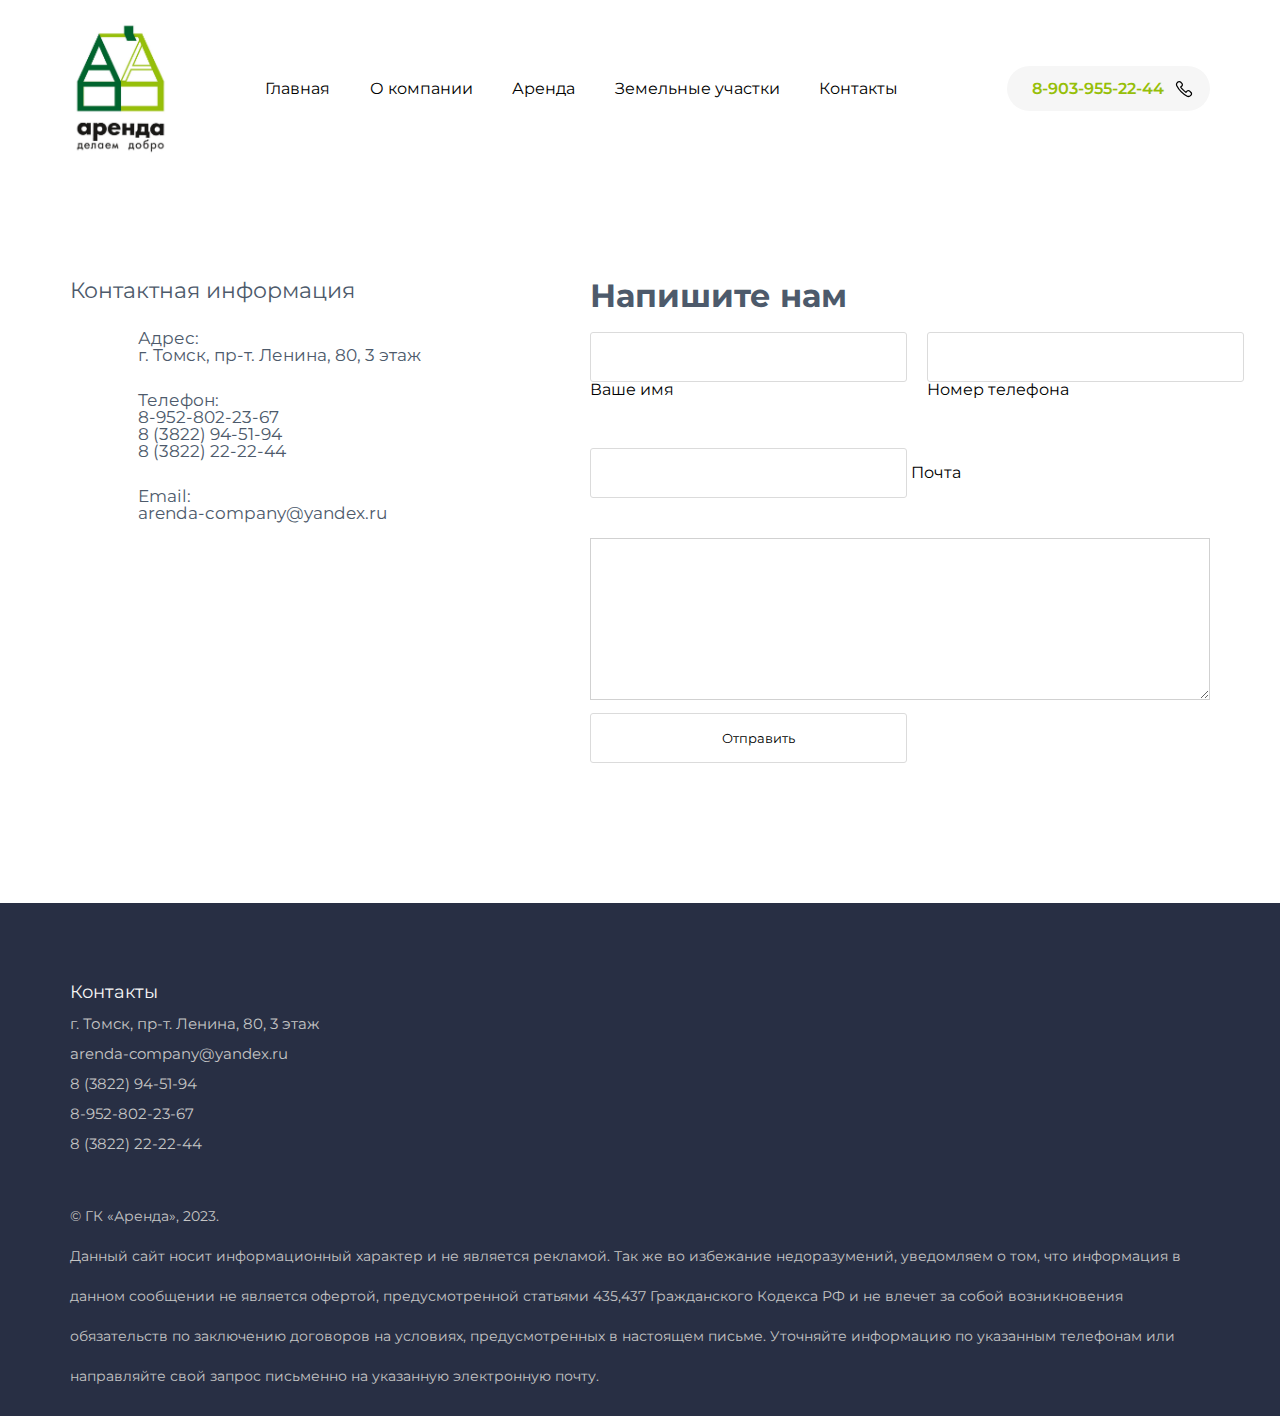
<file: about.html>
<!DOCTYPE html>
<html lang="ru">
<head>
    <meta charset="UTF-8">
    <meta name="viewport" content="width=device-width, initial-scale=1.0">
    <link rel="preconnect" href="https://fonts.googleapis.com">
    <link rel="preconnect" href="https://fonts.gstatic.com" crossorigin>
    <link href="https://fonts.googleapis.com/css2?family=Montserrat:wght@400;500;600;700&display=swap" rel="stylesheet">
    <link rel="stylesheet" href="./style/index.css">
    <title>Контакты</title>
</head>
<body>
    <header class="header__main header-not-vh">
        <div class="container">
            <nav class="header__main-content">
                <a class="header__logo" href="index.html">
                    <img width="100" src="./media/logo.png" alt="Логотип">
                </a>
                <ul class="header__menu">
                    <li class="header__li"><a href="./index.html">Главная</a></li>
                    <li class="header__li"><a href="/contacts.html">О компании</a></li>
                    <li class="header__li"><a href="./rent.html">Аренда</a></li>
                    <li class="header__li"><a href="/place.html">Земельные участки</a></li>
                    <li class="header__li"><a href="/about.html">Контакты</a></li>
                    <li class="telephone-main">
                        <a style="color: #96BF09;" class="tel-blink" href="https://wa.clck.bar/79039552244">8-903-955-22-44</a>
                        <svg class="header__svg" width="20px" height="20px" viewBox="0 0 24 24" fill="none" xmlns="http://www.w3.org/2000/svg">
                            <path d="M14.3308 15.9402L15.6608 14.6101C15.8655 14.403 16.1092 14.2384 16.3778 14.1262C16.6465 14.014 16.9347 13.9563 17.2258 13.9563C17.517 13.9563 17.8052 14.014 18.0739 14.1262C18.3425 14.2384 18.5862 14.403 18.7908 14.6101L20.3508 16.1702C20.5579 16.3748 20.7224 16.6183 20.8346 16.887C20.9468 17.1556 21.0046 17.444 21.0046 17.7351C21.0046 18.0263 20.9468 18.3146 20.8346 18.5833C20.7224 18.8519 20.5579 19.0954 20.3508 19.3L19.6408 20.02C19.1516 20.514 18.5189 20.841 17.8329 20.9541C17.1469 21.0672 16.4427 20.9609 15.8208 20.6501C10.4691 17.8952 6.11008 13.5396 3.35083 8.19019C3.03976 7.56761 2.93414 6.86242 3.04914 6.17603C3.16414 5.48963 3.49384 4.85731 3.99085 4.37012L4.70081 3.65015C5.11674 3.23673 5.67937 3.00464 6.26581 3.00464C6.85225 3.00464 7.41488 3.23673 7.83081 3.65015L9.40082 5.22021C9.81424 5.63615 10.0463 6.19871 10.0463 6.78516C10.0463 7.3716 9.81424 7.93416 9.40082 8.3501L8.0708 9.68018C8.95021 10.8697 9.91617 11.9926 10.9608 13.04C11.9994 14.0804 13.116 15.04 14.3008 15.9102L14.3308 15.9402Z" stroke="#000000" stroke-width="1.5" stroke-linecap="round" stroke-linejoin="round"/>
                        </svg>
                    </li>
                </ul>
            </nav>
        </div>
    </header>
    <div class="contacts">
        <div class="container">
            <div class="contacts__blocks">
                <div class="contacts__info">
                    <h3>Контактная информация</h3>
                    <div class="contacts__info-block">
                        <div class="contacts__info-img"></div>
                        <div class="contacts__info-texts">
                            <h4>Адрес:</h4>
                            <p>г. Томск, пр-т. Ленина, 80, 3 этаж</p>
                        </div>
                    </div>
                    <div class="contacts__info-block">
                        <div class="contacts__info-img"></div>
                        <div class="contacts__info-texts">
                            <h4>Телефон:</h4>
                            <p>8-952-802-23-67</p>
                            <p>8 (3822) 94-51-94</p>
                            <p>8 (3822) 22-22-44</p>
                        </div>
                    </div>
                    <div class="contacts__info-block">
                        <div class="contacts__info-img"></div>
                        <div class="contacts__info-texts">
                            <h4>Email:</h4>
                            <p>arenda-company@yandex.ru</p>
                        </div>
                    </div>

                </div>
                <div class="contacts__form">
                    <h3>Напишите нам</h3>
                    <form class="form" method="post" action="./send.php">
                        <div class="form-items">
                            <div class="form__item">
                                <input class="form__input" type="text" name="name" required>
                                <label class="form__label">Ваше имя</label>
                            </div>
                            <div style="margin-left: 20px;" class="form__item">
                                <input class="form__input" type="text" name="phone" required>
                                <label class="form__label">Номер телефона</label>
                            </div>
                        </div>
                        <div style="margin-top: 40px;" class="form__item">
                            <input class="form__input" type="text" name="email" required>
                            <label class="form__label">Почта</label>
                        </div>
                        <div class="form__item">
                            <textarea style="margin-top: 40px;" class="textarea" name="textarea" id="" cols="30" rows="10"></textarea>
                        </div>
                        <input class="form__input form__input-send btn" type="submit" value="Отправить">
                        <input type="hidden" name="act" value="order">
                        <p class="form__input-msg">Сообщение отправлено</p>
                    </form>
                </div>
            </div>
        </div>
    </div>
    <footer class="footer">
        <div class="footer__main">
            <div class="container">
                <div class="footer__main-block">
                    <div class="footer__main-left">
                        <h3 class="">Контакты</h3>
                        <ul class="footer__contacts">
                            <li>г. Томск, пр-т. Ленина, 80, 3 этаж</li>
                            <li>arenda-company@yandex.ru</li>
                            <li>8 (3822) 94-51-94</li>
                            <li>8-952-802-23-67</li>
                            <li>8 (3822) 22-22-44</li>
                        </ul>
                    </div>

                </div>
            </div>
        </div>
        <div class="footer__sub">
            <div class="container">
                <p class="footer__copy">
                    © ГК «Аренда», 2023.
                </p>
                <p>
                    Данный сайт носит информационный
                            характер и не является рекламой. Так же во избежание недоразумений, уведомляем о том, что
                            информация в данном сообщении не является офертой, предусмотренной статьями 435,437
                            Гражданского
                            Кодекса РФ и не влечет за собой возникновения обязательств по заключению договоров на условиях,
                            предусмотренных в настоящем письме. Уточняйте информацию по указанным телефонам или направляйте
                            свой запрос письменно на указанную электронную почту.

                </p>
            </div>
        </div>
    </footer>
<script src="./scripts/form.js"></script>
</body>
</html>
</file>
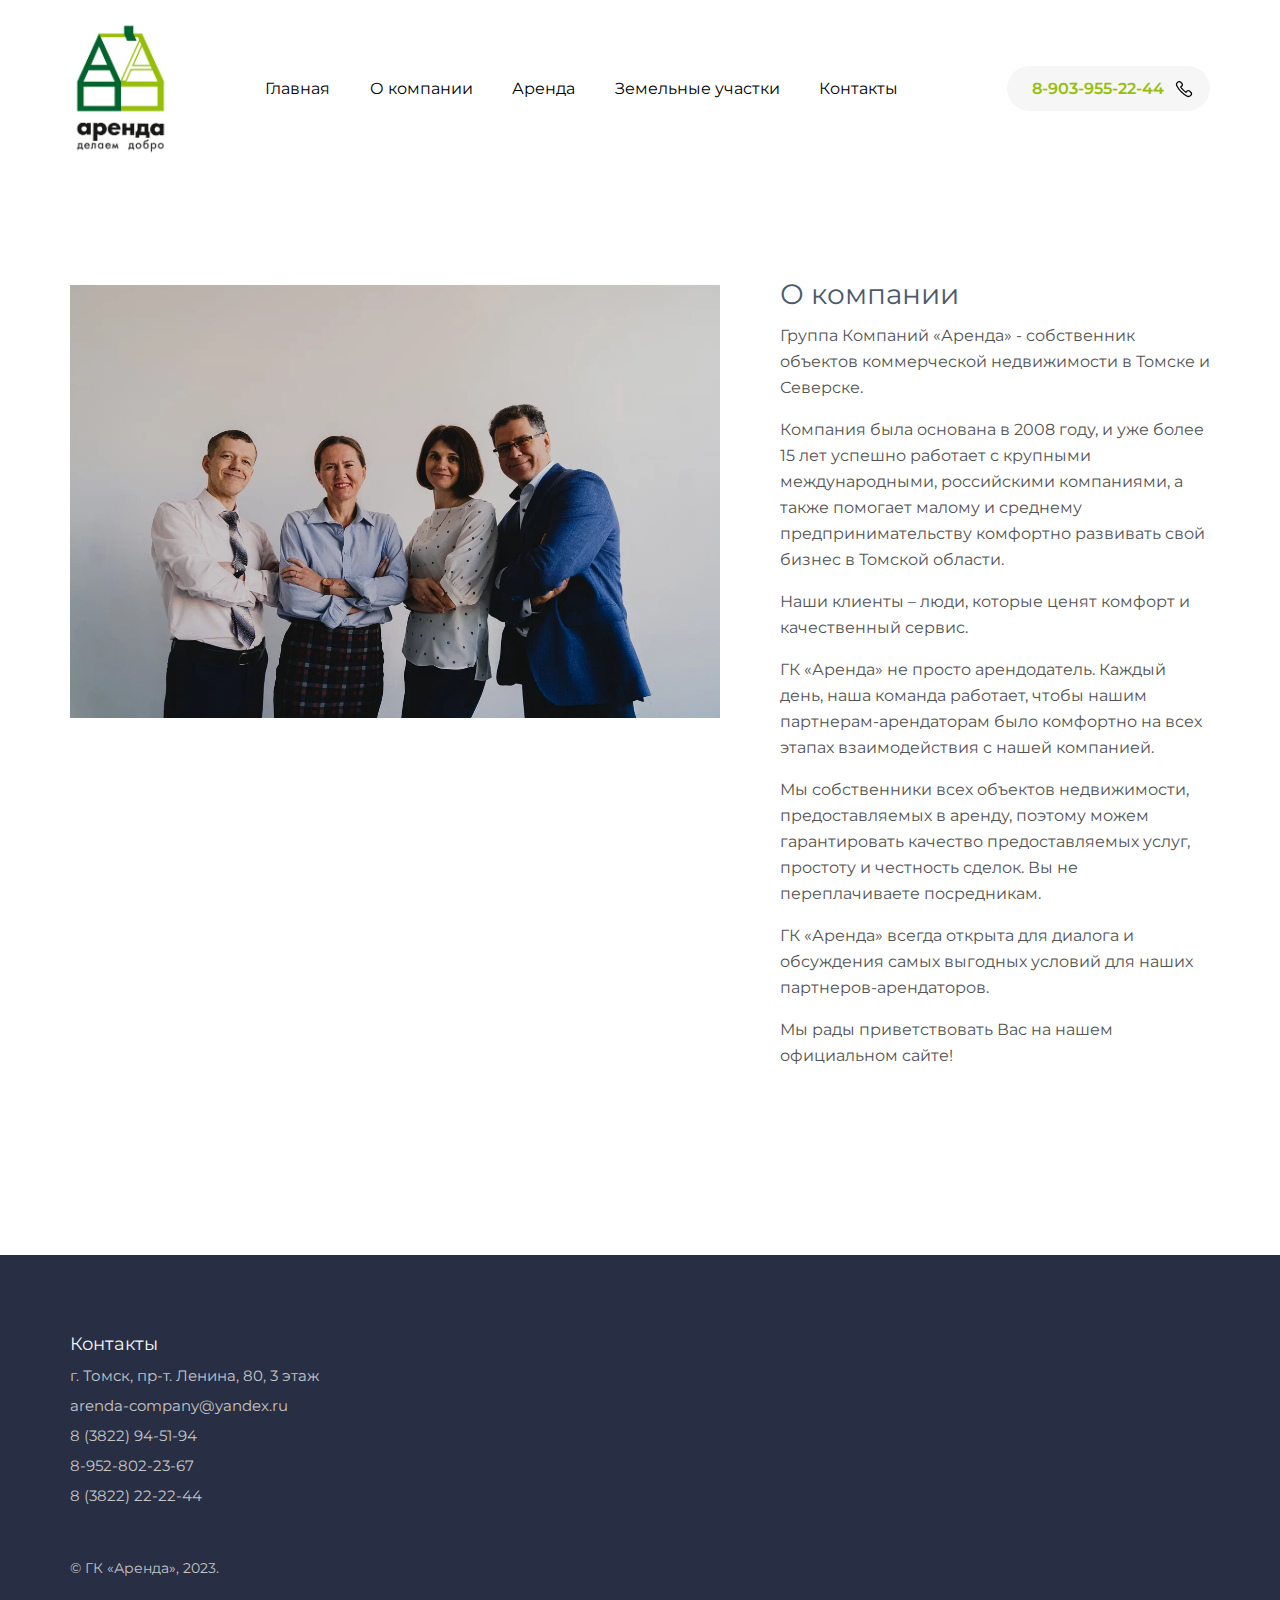
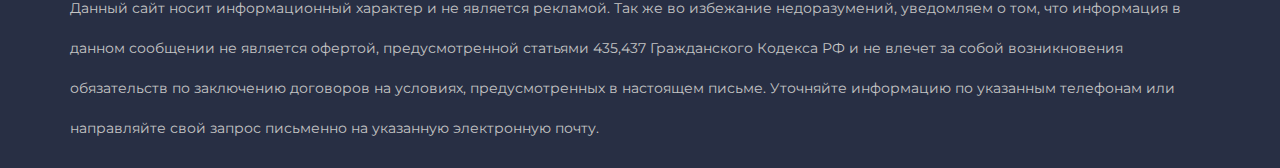
<file: contacts.html>
<!DOCTYPE html>
<html lang="ru">
<head>
    <meta charset="UTF-8">
    <meta name="viewport" content="width=device-width, initial-scale=1.0">
    <link rel="preconnect" href="https://fonts.googleapis.com">
    <link rel="preconnect" href="https://fonts.gstatic.com" crossorigin>
    <link href="https://fonts.googleapis.com/css2?family=Montserrat:wght@400;500;600;700&display=swap" rel="stylesheet">
    <link rel="stylesheet" href="./style/index.css">
    <title>О компании</title>
</head>
<body>
    <header class="header__main header-not-vh">
        <div class="container">
            <nav class="header__main-content">
                <a class="header__logo" href="index.html">
                    <img width="100" src="./media/logo.png" alt="Логотип">
                </a>
                <ul class="header__menu">
                    <li class="header__li"><a href="./index.html">Главная</a></li>
                    <li class="header__li"><a href="/contacts.html">О компании</a></li>
                    <li class="header__li"><a href="./rent.html">Аренда</a></li>
                    <li class="header__li"><a href="/place.html">Земельные участки</a></li>
                    <li class="header__li"><a href="/about.html">Контакты</a></li>
                    <li class="telephone-main">
                        <a style="color: #96BF09;" class="tel-blink" href="https://wa.clck.bar/79039552244">8-903-955-22-44</a>
                        <svg class="header__svg" width="20px" height="20px" viewBox="0 0 24 24" fill="none" xmlns="http://www.w3.org/2000/svg">
                            <path d="M14.3308 15.9402L15.6608 14.6101C15.8655 14.403 16.1092 14.2384 16.3778 14.1262C16.6465 14.014 16.9347 13.9563 17.2258 13.9563C17.517 13.9563 17.8052 14.014 18.0739 14.1262C18.3425 14.2384 18.5862 14.403 18.7908 14.6101L20.3508 16.1702C20.5579 16.3748 20.7224 16.6183 20.8346 16.887C20.9468 17.1556 21.0046 17.444 21.0046 17.7351C21.0046 18.0263 20.9468 18.3146 20.8346 18.5833C20.7224 18.8519 20.5579 19.0954 20.3508 19.3L19.6408 20.02C19.1516 20.514 18.5189 20.841 17.8329 20.9541C17.1469 21.0672 16.4427 20.9609 15.8208 20.6501C10.4691 17.8952 6.11008 13.5396 3.35083 8.19019C3.03976 7.56761 2.93414 6.86242 3.04914 6.17603C3.16414 5.48963 3.49384 4.85731 3.99085 4.37012L4.70081 3.65015C5.11674 3.23673 5.67937 3.00464 6.26581 3.00464C6.85225 3.00464 7.41488 3.23673 7.83081 3.65015L9.40082 5.22021C9.81424 5.63615 10.0463 6.19871 10.0463 6.78516C10.0463 7.3716 9.81424 7.93416 9.40082 8.3501L8.0708 9.68018C8.95021 10.8697 9.91617 11.9926 10.9608 13.04C11.9994 14.0804 13.116 15.04 14.3008 15.9102L14.3308 15.9402Z" stroke="#000000" stroke-width="1.5" stroke-linecap="round" stroke-linejoin="round"/>
                        </svg>
                    </li>
                </ul>
            </nav>
        </div>
    </header>
    <div class="about">
        <div class="container">
            <div class="about__block">
                <div class="about__carousel">
                    <img class="about__img" width="650" src="./media/общая.jpg" alt="">
                </div>
                <div class="about__info">
                    <h3 class="about__title">О компании</h3>
                    <p>Группа Компаний «Аренда» - собственник объектов коммерческой недвижимости в Томске и Северске.</p>
                    <p>Компания была основана в 2008 году, и уже более 15 лет успешно работает с крупными международными, российскими компаниями, а также помогает малому и среднему предпринимательству комфортно развивать свой бизнес в Томской области.</p>
                    <p>Наши клиенты – люди, которые ценят комфорт и качественный сервис.</p>
                    <p>ГК «Аренда» не просто арендодатель. Каждый день, наша команда работает, чтобы нашим партнерам-арендаторам было комфортно на всех этапах взаимодействия с нашей компанией. </p>
                    <p>Мы собственники всех объектов недвижимости, предоставляемых в аренду, поэтому можем гарантировать качество предоставляемых услуг, простоту и честность сделок. Вы не переплачиваете посредникам.</p>
                    <p>ГК «Аренда» всегда открыта для диалога и обсуждения самых выгодных условий для наших партнеров-арендаторов.</p>
                    <p>Мы рады приветствовать Вас на нашем официальном сайте! </p>
                </div>
            </div>
        </div>
    </div>
    <footer class="footer">
        <div class="footer__main">
            <div class="container">
                <div class="footer__main-block">
                    <div class="footer__main-left">
                        <h3 class="">Контакты</h3>
                        <ul class="footer__contacts">
                            <li>г. Томск, пр-т. Ленина, 80, 3 этаж</li>
                            <li>arenda-company@yandex.ru</li>
                            <li>8 (3822) 94-51-94</li>
                            <li>8-952-802-23-67</li>
                            <li>8 (3822) 22-22-44</li>
                        </ul>
                    </div>

                </div>
            </div>
        </div>
        <div class="footer__sub">
            <div class="container">
                <p class="footer__copy">
                    © ГК «Аренда», 2023.
                </p>
                <p>
                    Данный сайт носит информационный
                            характер и не является рекламой. Так же во избежание недоразумений, уведомляем о том, что
                            информация в данном сообщении не является офертой, предусмотренной статьями 435,437
                            Гражданского
                            Кодекса РФ и не влечет за собой возникновения обязательств по заключению договоров на условиях,
                            предусмотренных в настоящем письме. Уточняйте информацию по указанным телефонам или направляйте
                            свой запрос письменно на указанную электронную почту.

                </p>
            </div>
        </div>
    </footer>
</body>
</html>
</file>
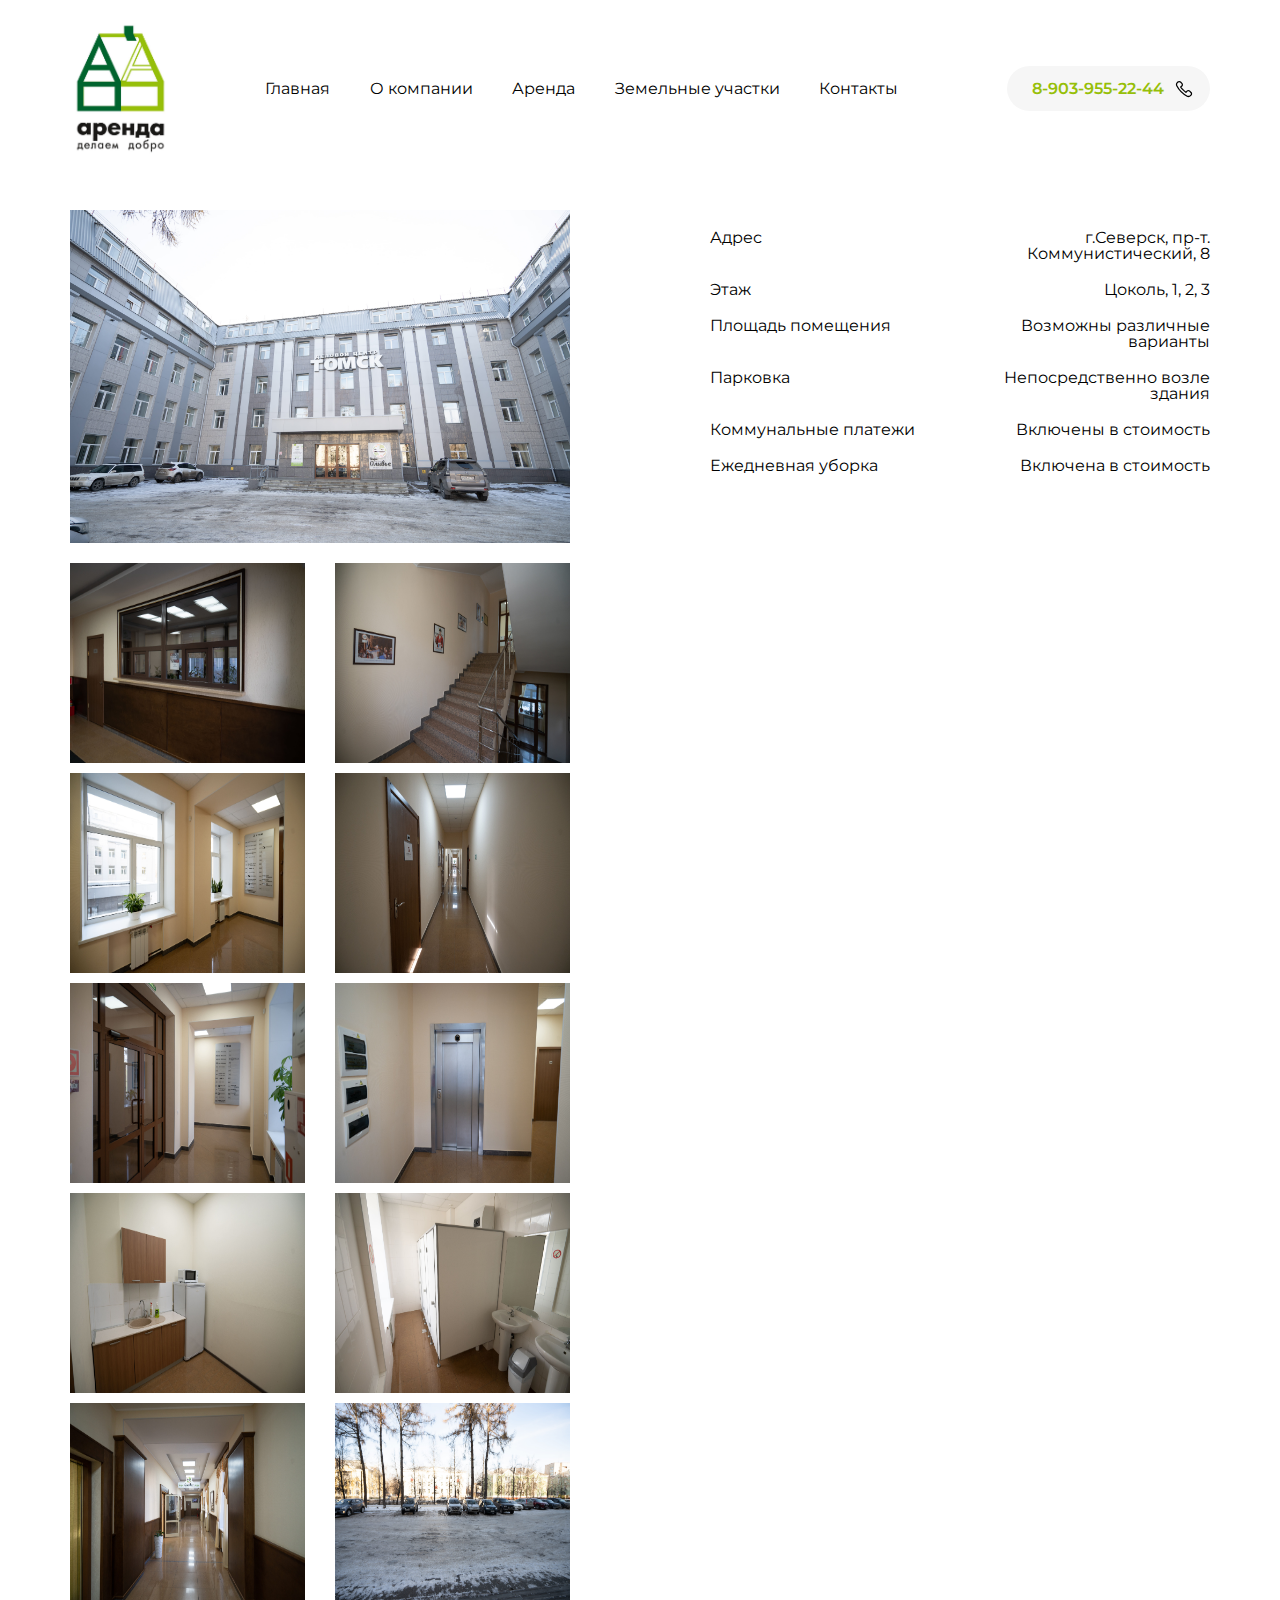
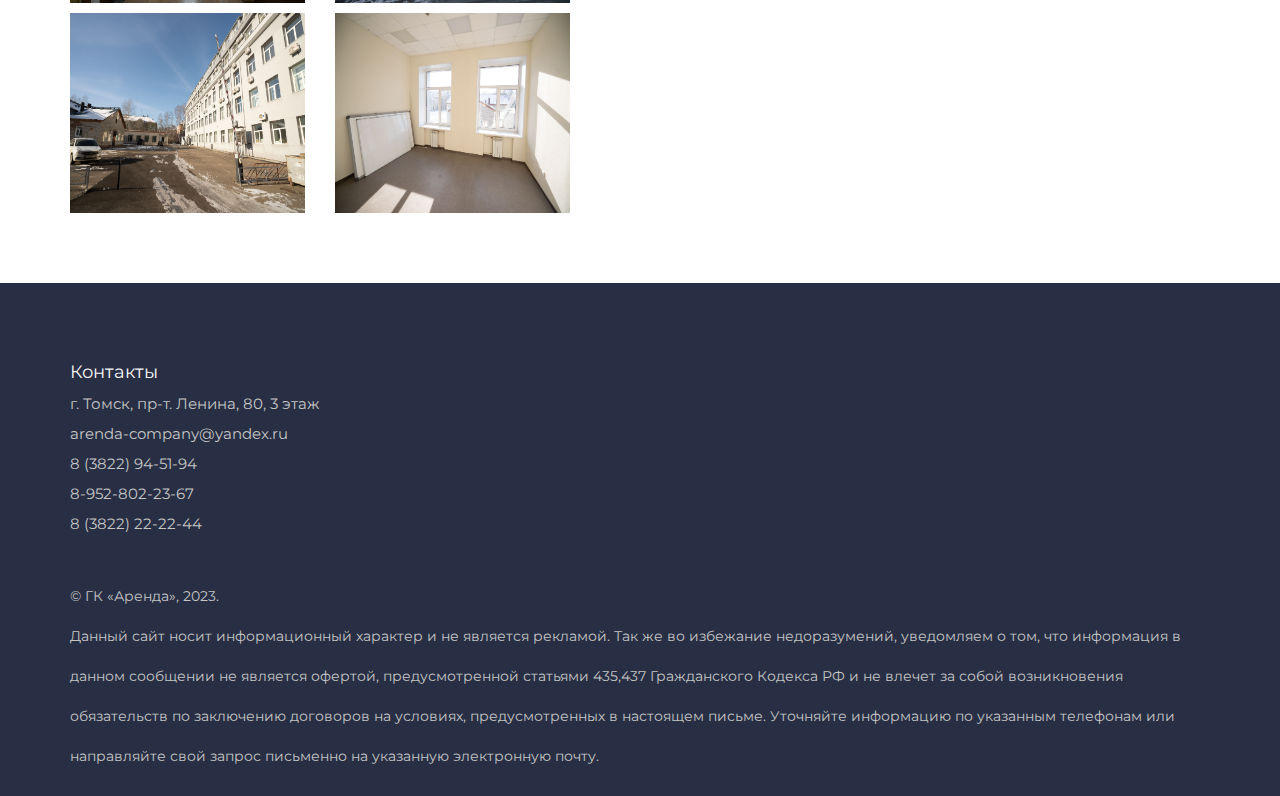
<file: dctomsk.html>
<!DOCTYPE html>
<html lang="ru">
<head>
    <meta charset="UTF-8">
    <meta name="viewport" content="width=device-width, initial-scale=1.0">
    <link rel="preconnect" href="https://fonts.googleapis.com">
    <link rel="preconnect" href="https://fonts.gstatic.com" crossorigin>
    <link href="https://fonts.googleapis.com/css2?family=Montserrat:wght@400;500;600;700&display=swap" rel="stylesheet">
    <link rel="stylesheet" href="./style/index.css">
    <title>ДЦ Томск</title>
</head>
<body>
    <header class="header__main header-not-vh">
        <div class="container">
            <nav class="header__main-content">
                <a class="header__logo" href="index.html">
                    <img width="100" src="./media/logo.png" alt="Логотип">
                </a>
                <ul class="header__menu">
                    <li class="header__li"><a href="./index.html">Главная</a></li>
                    <li class="header__li"><a href="/contacts.html">О компании</a></li>
                    <li class="header__li"><a href="./rent.html">Аренда</a></li>
                    <li class="header__li"><a href="/place.html">Земельные участки</a></li>
                    <li class="header__li"><a href="/about.html">Контакты</a></li>
                    <li class="telephone-main">
                        <a style="color: #96BF09;" class="tel-blink" href="https://wa.clck.bar/79039552244">8-903-955-22-44</a>
                        <svg class="header__svg" width="20px" height="20px" viewBox="0 0 24 24" fill="none" xmlns="http://www.w3.org/2000/svg">
                            <path d="M14.3308 15.9402L15.6608 14.6101C15.8655 14.403 16.1092 14.2384 16.3778 14.1262C16.6465 14.014 16.9347 13.9563 17.2258 13.9563C17.517 13.9563 17.8052 14.014 18.0739 14.1262C18.3425 14.2384 18.5862 14.403 18.7908 14.6101L20.3508 16.1702C20.5579 16.3748 20.7224 16.6183 20.8346 16.887C20.9468 17.1556 21.0046 17.444 21.0046 17.7351C21.0046 18.0263 20.9468 18.3146 20.8346 18.5833C20.7224 18.8519 20.5579 19.0954 20.3508 19.3L19.6408 20.02C19.1516 20.514 18.5189 20.841 17.8329 20.9541C17.1469 21.0672 16.4427 20.9609 15.8208 20.6501C10.4691 17.8952 6.11008 13.5396 3.35083 8.19019C3.03976 7.56761 2.93414 6.86242 3.04914 6.17603C3.16414 5.48963 3.49384 4.85731 3.99085 4.37012L4.70081 3.65015C5.11674 3.23673 5.67937 3.00464 6.26581 3.00464C6.85225 3.00464 7.41488 3.23673 7.83081 3.65015L9.40082 5.22021C9.81424 5.63615 10.0463 6.19871 10.0463 6.78516C10.0463 7.3716 9.81424 7.93416 9.40082 8.3501L8.0708 9.68018C8.95021 10.8697 9.91617 11.9926 10.9608 13.04C11.9994 14.0804 13.116 15.04 14.3008 15.9102L14.3308 15.9402Z" stroke="#000000" stroke-width="1.5" stroke-linecap="round" stroke-linejoin="round"/>
                        </svg>
                    </li>
                </ul>
            </nav>
        </div>
    </header>

    <div class="info">
        <div class="container">
            <div class="info__blocks">
                <div class="info__block-left">
                    <img class="info__img-large" width="500" src="./media/ДЦ Томск/dc-tomsk.jpg" alt="фото">
                    <div class="info-images">
                        <img class="info-small" scalable="235px" src="./media/ДЦ Томск/DSC01508.jpg" alt="фото">
                        <img class="info-small" scalable="235px" src="./media/ДЦ Томск/DSC01525.jpg" alt="фото">
                        <img class="info-small" scalable="235px" src="./media/ДЦ Томск/DSC01534.jpg" alt="фото">
                        <img class="info-small" scalable="235px" src="./media/ДЦ Томск/DSC01538.jpg" alt="фото">
                        <img class="info-small" scalable="235px" src="./media/ДЦ Томск/DSC01554.jpg" alt="фото">
                        <img class="info-small" scalable="235px" src="./media/ДЦ Томск/DSC01560.jpg" alt="фото">
                        <img class="info-small" scalable="235px" src="./media/ДЦ Томск/DSC01569.jpg" alt="фото">
                        <img class="info-small" scalable="235px" src="./media/ДЦ Томск/DSC01577.jpg" alt="фото">
                        <img class="info-small" scalable="235px" src="./media/ДЦ Томск/DSC01581.jpg" alt="фото">
                        <img class="info-small" scalable="235px" src="./media/ДЦ Томск/DSC01614.jpg" alt="фото">
                        <img class="info-small" scalable="235px" src="./media/ДЦ Томск/DSC01632.jpg" alt="фото">
                        <img class="info-small" scalable="235px" src="./media/ДЦ Томск/main.jpg" alt="фото">
                    </div>
                </div>
                <div class="info__block-right">
                    <div class="info__block-right-flex">
                        <div class="info__table-left">
                            Адрес
                        </div>
                        <div class="info__table-right">
                            г.Северск, пр-т. Коммунистический, 8
                        </div>
                    </div>
                    <div class="info__block-right-flex">
                        <div class="info__table-left">
                            Этаж
                        </div>
                        <div class="info__table-right">
                            Цоколь, 1, 2, 3
                        </div>
                    </div>
                    <div class="info__block-right-flex">
                        <div class="info__table-left">
                            Площадь помещения
                        </div>
                        <div class="info__table-right">
                            Возможны различные варианты
                        </div>
                    </div>
                    <div class="info__block-right-flex">
                        <div class="info__table-left">
                            Парковка
                        </div>
                        <div class="info__table-right">
                            Непосредственно возле здания
                        </div>
                    </div>
                    <div class="info__block-right-flex">
                        <div class="info__table-left">
                            Коммунальные платежи
                        </div>
                        <div class="info__table-right">
                            Включены в стоимость
                        </div>
                    </div>
                    <div class="info__block-right-flex">
                        <div class="info__table-left">
                            Ежедневная уборка
                        </div>
                        <div class="info__table-right">
                            Включена в стоимость
                        </div>
                    </div>
                </div>
            </div>
        </div>
    </div>

    <footer class="footer">
        <div class="footer__main">
            <div class="container">
                <div class="footer__main-block">
                    <div class="footer__main-left">
                        <h3 class="">Контакты</h3>
                        <ul class="footer__contacts">
                            <li>г. Томск, пр-т. Ленина, 80, 3 этаж</li>
                            <li>arenda-company@yandex.ru</li>
                            <li>8 (3822) 94-51-94</li>
                            <li>8-952-802-23-67</li>
                            <li>8 (3822) 22-22-44</li>
                        </ul>
                    </div>

                </div>
            </div>
        </div>
        <div class="footer__sub">
            <div class="container">
                <p class="footer__copy">
                    © ГК «Аренда», 2023.
                </p>
                <p>
                    Данный сайт носит информационный
                            характер и не является рекламой. Так же во избежание недоразумений, уведомляем о том, что
                            информация в данном сообщении не является офертой, предусмотренной статьями 435,437
                            Гражданского
                            Кодекса РФ и не влечет за собой возникновения обязательств по заключению договоров на условиях,
                            предусмотренных в настоящем письме. Уточняйте информацию по указанным телефонам или направляйте
                            свой запрос письменно на указанную электронную почту.

                </p>
            </div>
        </div>
    </footer>
<script src="./scripts/openphoto.js"></script>
</body>
</html>
</file>
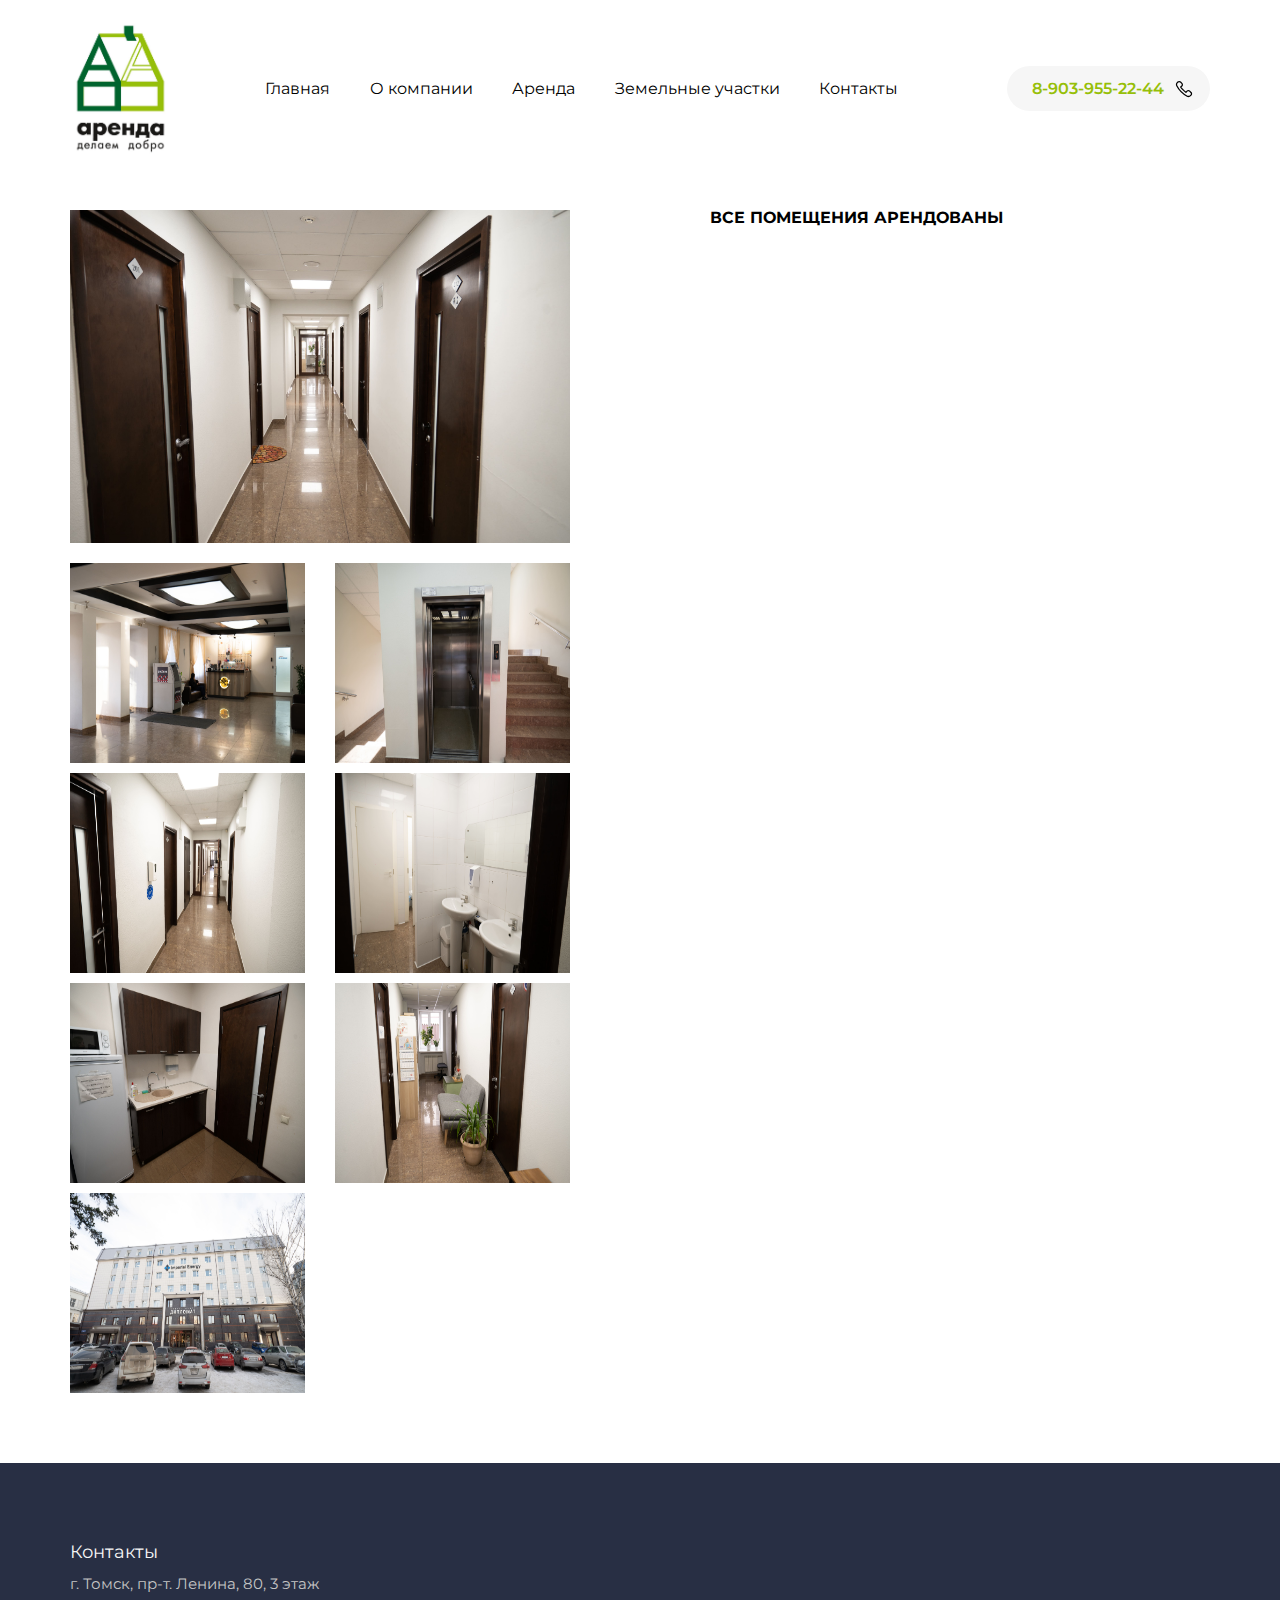
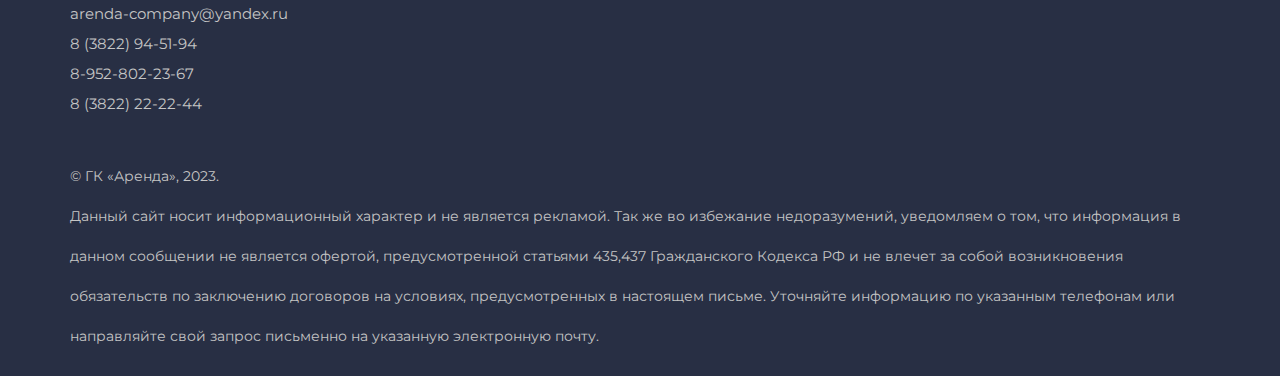
<file: diplomat.html>
<!DOCTYPE html>
<html lang="ru">
<head>
    <meta charset="UTF-8">
    <meta name="viewport" content="width=device-width, initial-scale=1.0">
    <link rel="preconnect" href="https://fonts.googleapis.com">
    <link rel="preconnect" href="https://fonts.gstatic.com" crossorigin>
    <link href="https://fonts.googleapis.com/css2?family=Montserrat:wght@400;500;600;700&display=swap" rel="stylesheet">
    <link rel="stylesheet" href="./style/index.css">
    <title>ДЦ Дипломат</title>
</head>
<body>
    <header class="header__main header-not-vh">
        <div class="container">
            <nav class="header__main-content">
                <a class="header__logo" href="index.html">
                    <img width="100" src="./media/logo.png" alt="Логотип">
                </a>
                <ul class="header__menu">
                    <li class="header__li"><a href="./index.html">Главная</a></li>
                    <li class="header__li"><a href="/contacts.html">О компании</a></li>
                    <li class="header__li"><a href="./rent.html">Аренда</a></li>
                    <li class="header__li"><a href="/place.html">Земельные участки</a></li>
                    <li class="header__li"><a href="/about.html">Контакты</a></li>
                    <li class="telephone-main">
                        <a style="color: #96BF09;" class="tel-blink" href="https://wa.clck.bar/79039552244">8-903-955-22-44</a>
                        <svg class="header__svg" width="20px" height="20px" viewBox="0 0 24 24" fill="none" xmlns="http://www.w3.org/2000/svg">
                            <path d="M14.3308 15.9402L15.6608 14.6101C15.8655 14.403 16.1092 14.2384 16.3778 14.1262C16.6465 14.014 16.9347 13.9563 17.2258 13.9563C17.517 13.9563 17.8052 14.014 18.0739 14.1262C18.3425 14.2384 18.5862 14.403 18.7908 14.6101L20.3508 16.1702C20.5579 16.3748 20.7224 16.6183 20.8346 16.887C20.9468 17.1556 21.0046 17.444 21.0046 17.7351C21.0046 18.0263 20.9468 18.3146 20.8346 18.5833C20.7224 18.8519 20.5579 19.0954 20.3508 19.3L19.6408 20.02C19.1516 20.514 18.5189 20.841 17.8329 20.9541C17.1469 21.0672 16.4427 20.9609 15.8208 20.6501C10.4691 17.8952 6.11008 13.5396 3.35083 8.19019C3.03976 7.56761 2.93414 6.86242 3.04914 6.17603C3.16414 5.48963 3.49384 4.85731 3.99085 4.37012L4.70081 3.65015C5.11674 3.23673 5.67937 3.00464 6.26581 3.00464C6.85225 3.00464 7.41488 3.23673 7.83081 3.65015L9.40082 5.22021C9.81424 5.63615 10.0463 6.19871 10.0463 6.78516C10.0463 7.3716 9.81424 7.93416 9.40082 8.3501L8.0708 9.68018C8.95021 10.8697 9.91617 11.9926 10.9608 13.04C11.9994 14.0804 13.116 15.04 14.3008 15.9102L14.3308 15.9402Z" stroke="#000000" stroke-width="1.5" stroke-linecap="round" stroke-linejoin="round"/>
                        </svg>
                    </li>
                </ul>
            </nav>
        </div>
    </header>

    <div class="info">
        <div class="container">
            <div class="info__blocks">
                <div class="info__block-left">
                    <img class="info__img-large" width="500" src="./media/Дц Дипломат/main.jpg" alt="фото">
                    <div class="info-images">
                        <img class="info-small" scalable="235px" src="./media/Дц Дипломат/DSC02044.jpg" alt="фото">
                        <img class="info-small" scalable="235px" src="./media/Дц Дипломат/DSC02050.jpg" alt="фото">
                        <img class="info-small" scalable="235px" src="./media/Дц Дипломат/DSC02061.jpg" alt="фото">
                        <img class="info-small" scalable="235px" src="./media/Дц Дипломат/DSC02064.jpg" alt="фото">
                        <img class="info-small" scalable="235px" src="./media/Дц Дипломат/DSC02070.jpg" alt="фото">
                        <img class="info-small" scalable="235px" src="./media/Дц Дипломат/DSC02076.jpg" alt="фото">
                        <img class="info-small" scalable="235px" src="./media/Дц Дипломат/DSC02089.jpg" alt="фото">
                    </div>
                </div>
                <div class="info__block-right">
                    <div style="font-weight: 700;" class="info__table-left">
                        <div style="font-weight: 700;" class="info__table-left">
                            ВСЕ ПОМЕЩЕНИЯ АРЕНДОВАНЫ
                        </div>
                    </div>
                </div>
            </div>
        </div>
    </div>

    <footer class="footer">
        <div class="footer__main">
            <div class="container">
                <div class="footer__main-block">
                    <div class="footer__main-left">
                        <h3 class="">Контакты</h3>
                        <ul class="footer__contacts">
                            <li>г. Томск, пр-т. Ленина, 80, 3 этаж</li>
                            <li>arenda-company@yandex.ru</li>
                            <li>8 (3822) 94-51-94</li>
                            <li>8-952-802-23-67</li>
                            <li>8 (3822) 22-22-44</li>
                        </ul>
                    </div>

                </div>
            </div>
        </div>
        <div class="footer__sub">
            <div class="container">
                <p class="footer__copy">
                    © ГК «Аренда», 2023.
                </p>
                <p>
                    Данный сайт носит информационный
                            характер и не является рекламой. Так же во избежание недоразумений, уведомляем о том, что
                            информация в данном сообщении не является офертой, предусмотренной статьями 435,437
                            Гражданского
                            Кодекса РФ и не влечет за собой возникновения обязательств по заключению договоров на условиях,
                            предусмотренных в настоящем письме. Уточняйте информацию по указанным телефонам или направляйте
                            свой запрос письменно на указанную электронную почту.

                </p>
            </div>
        </div>
    </footer>
<script src="./scripts/openphoto.js"></script>
</body>
</html>
</file>
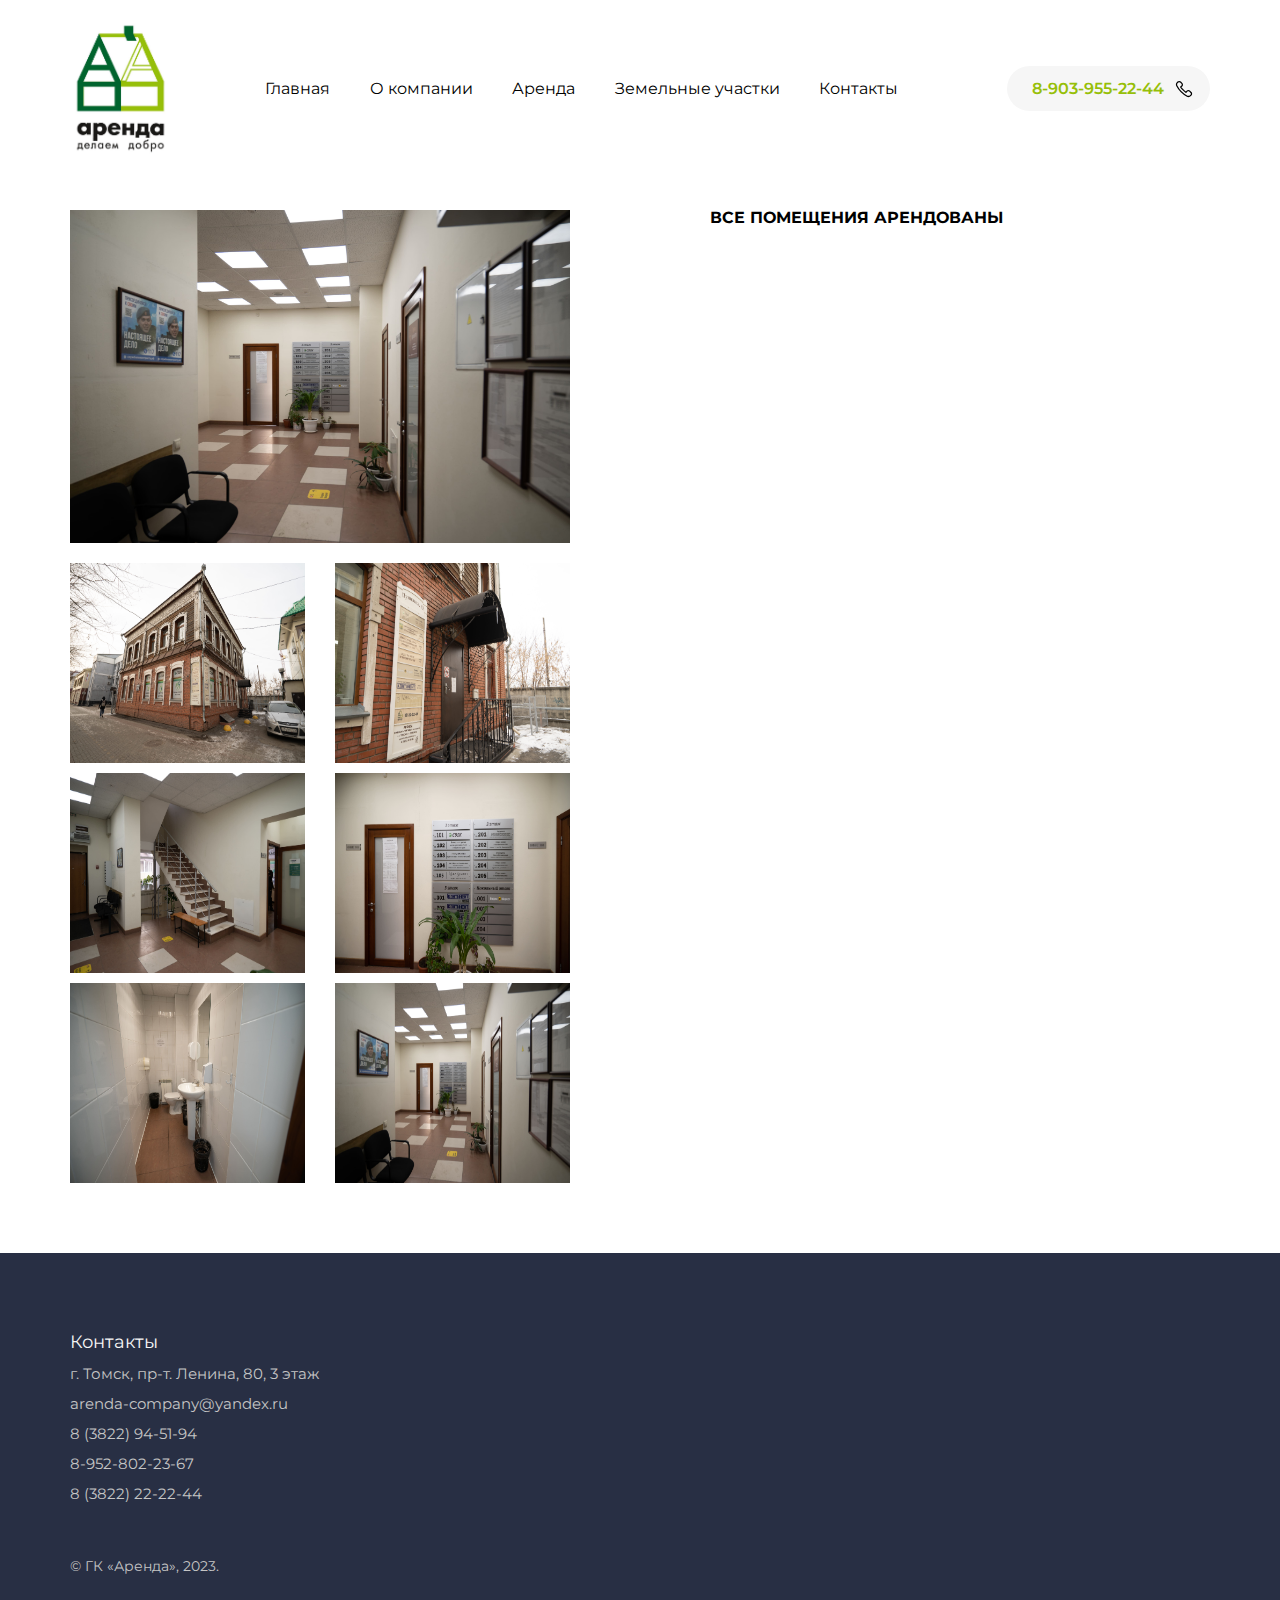
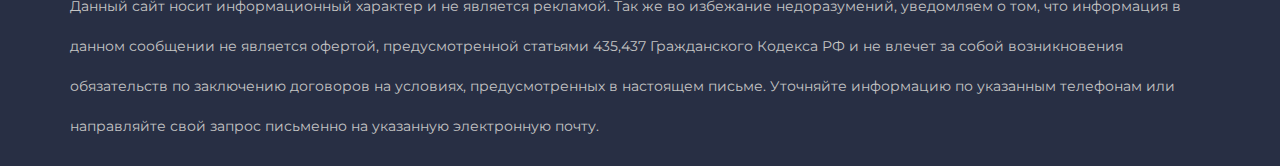
<file: l32.html>
<!DOCTYPE html>
<html lang="ru">
<head>
    <meta charset="UTF-8">
    <meta name="viewport" content="width=device-width, initial-scale=1.0">
    <link rel="preconnect" href="https://fonts.googleapis.com">
    <link rel="preconnect" href="https://fonts.gstatic.com" crossorigin>
    <link href="https://fonts.googleapis.com/css2?family=Montserrat:wght@400;500;600;700&display=swap" rel="stylesheet">
    <link rel="stylesheet" href="./style/index.css">
    <title>Пушкина 32</title>
</head>
<body>
    <header class="header__main header-not-vh">
        <div class="container">
            <nav class="header__main-content">
                <a class="header__logo" href="index.html">
                    <img width="100" src="./media/logo.png" alt="Логотип">
                </a>
                <ul class="header__menu">
                    <li class="header__li"><a href="./index.html">Главная</a></li>
                    <li class="header__li"><a href="/contacts.html">О компании</a></li>
                    <li class="header__li"><a href="./rent.html">Аренда</a></li>
                    <li class="header__li"><a href="/place.html">Земельные участки</a></li>
                    <li class="header__li"><a href="/about.html">Контакты</a></li>
                    <li class="telephone-main">
                        <a style="color: #96BF09;" class="tel-blink" href="https://wa.clck.bar/79039552244">8-903-955-22-44</a>
                        <svg class="header__svg" width="20px" height="20px" viewBox="0 0 24 24" fill="none" xmlns="http://www.w3.org/2000/svg">
                            <path d="M14.3308 15.9402L15.6608 14.6101C15.8655 14.403 16.1092 14.2384 16.3778 14.1262C16.6465 14.014 16.9347 13.9563 17.2258 13.9563C17.517 13.9563 17.8052 14.014 18.0739 14.1262C18.3425 14.2384 18.5862 14.403 18.7908 14.6101L20.3508 16.1702C20.5579 16.3748 20.7224 16.6183 20.8346 16.887C20.9468 17.1556 21.0046 17.444 21.0046 17.7351C21.0046 18.0263 20.9468 18.3146 20.8346 18.5833C20.7224 18.8519 20.5579 19.0954 20.3508 19.3L19.6408 20.02C19.1516 20.514 18.5189 20.841 17.8329 20.9541C17.1469 21.0672 16.4427 20.9609 15.8208 20.6501C10.4691 17.8952 6.11008 13.5396 3.35083 8.19019C3.03976 7.56761 2.93414 6.86242 3.04914 6.17603C3.16414 5.48963 3.49384 4.85731 3.99085 4.37012L4.70081 3.65015C5.11674 3.23673 5.67937 3.00464 6.26581 3.00464C6.85225 3.00464 7.41488 3.23673 7.83081 3.65015L9.40082 5.22021C9.81424 5.63615 10.0463 6.19871 10.0463 6.78516C10.0463 7.3716 9.81424 7.93416 9.40082 8.3501L8.0708 9.68018C8.95021 10.8697 9.91617 11.9926 10.9608 13.04C11.9994 14.0804 13.116 15.04 14.3008 15.9102L14.3308 15.9402Z" stroke="#000000" stroke-width="1.5" stroke-linecap="round" stroke-linejoin="round"/>
                        </svg>
                    </li>
                </ul>
            </nav>
        </div>
    </header>

    <div class="info">
        <div class="container">
            <div class="info__blocks">
                <div class="info__block-left">
                    <img class="info__img-large" width="500" src="./media/Пушкина, 32/main.jpg" alt="фото">
                    <div class="info-images">
                        <img class="info-small" scalable="235px" src="./media/Пушкина, 32/DSC02111.jpg" alt="фото">
                        <img class="info-small" scalable="235px" src="./media/Пушкина, 32/DSC02122.jpg" alt="фото">
                        <img class="info-small" scalable="235px" src="./media/Пушкина, 32/DSC02133.jpg" alt="фото">
                        <img class="info-small" scalable="235px" src="./media/Пушкина, 32/DSC02135.jpg" alt="фото">
                        <img class="info-small" scalable="235px" src="./media/Пушкина, 32/DSC02140.jpg" alt="фото">
                        <img class="info-small" scalable="235px" src="./media/Пушкина, 32/main.jpg" alt="фото">
                    </div>
                </div>
                <div class="info__block-right">
                    <div style="font-weight: 700;" class="info__table-left">
                        ВСЕ ПОМЕЩЕНИЯ АРЕНДОВАНЫ
                    </div>
                </div>
            </div>
        </div>
    </div>

    <footer class="footer">
        <div class="footer__main">
            <div class="container">
                <div class="footer__main-block">
                    <div class="footer__main-left">
                        <h3 class="">Контакты</h3>
                        <ul class="footer__contacts">
                            <li>г. Томск, пр-т. Ленина, 80, 3 этаж</li>
                            <li>arenda-company@yandex.ru</li>
                            <li>8 (3822) 94-51-94</li>
                            <li>8-952-802-23-67</li>
                            <li>8 (3822) 22-22-44</li>
                        </ul>
                    </div>

                </div>
            </div>
        </div>
        <div class="footer__sub">
            <div class="container">
                <p class="footer__copy">
                    © ГК «Аренда», 2023.
                </p>
                <p>
                    Данный сайт носит информационный
                            характер и не является рекламой. Так же во избежание недоразумений, уведомляем о том, что
                            информация в данном сообщении не является офертой, предусмотренной статьями 435,437
                            Гражданского
                            Кодекса РФ и не влечет за собой возникновения обязательств по заключению договоров на условиях,
                            предусмотренных в настоящем письме. Уточняйте информацию по указанным телефонам или направляйте
                            свой запрос письменно на указанную электронную почту.

                </p>
            </div>
        </div>
    </footer>
<script src="./scripts/openphoto.js"></script>
</body>
</html>
</file>
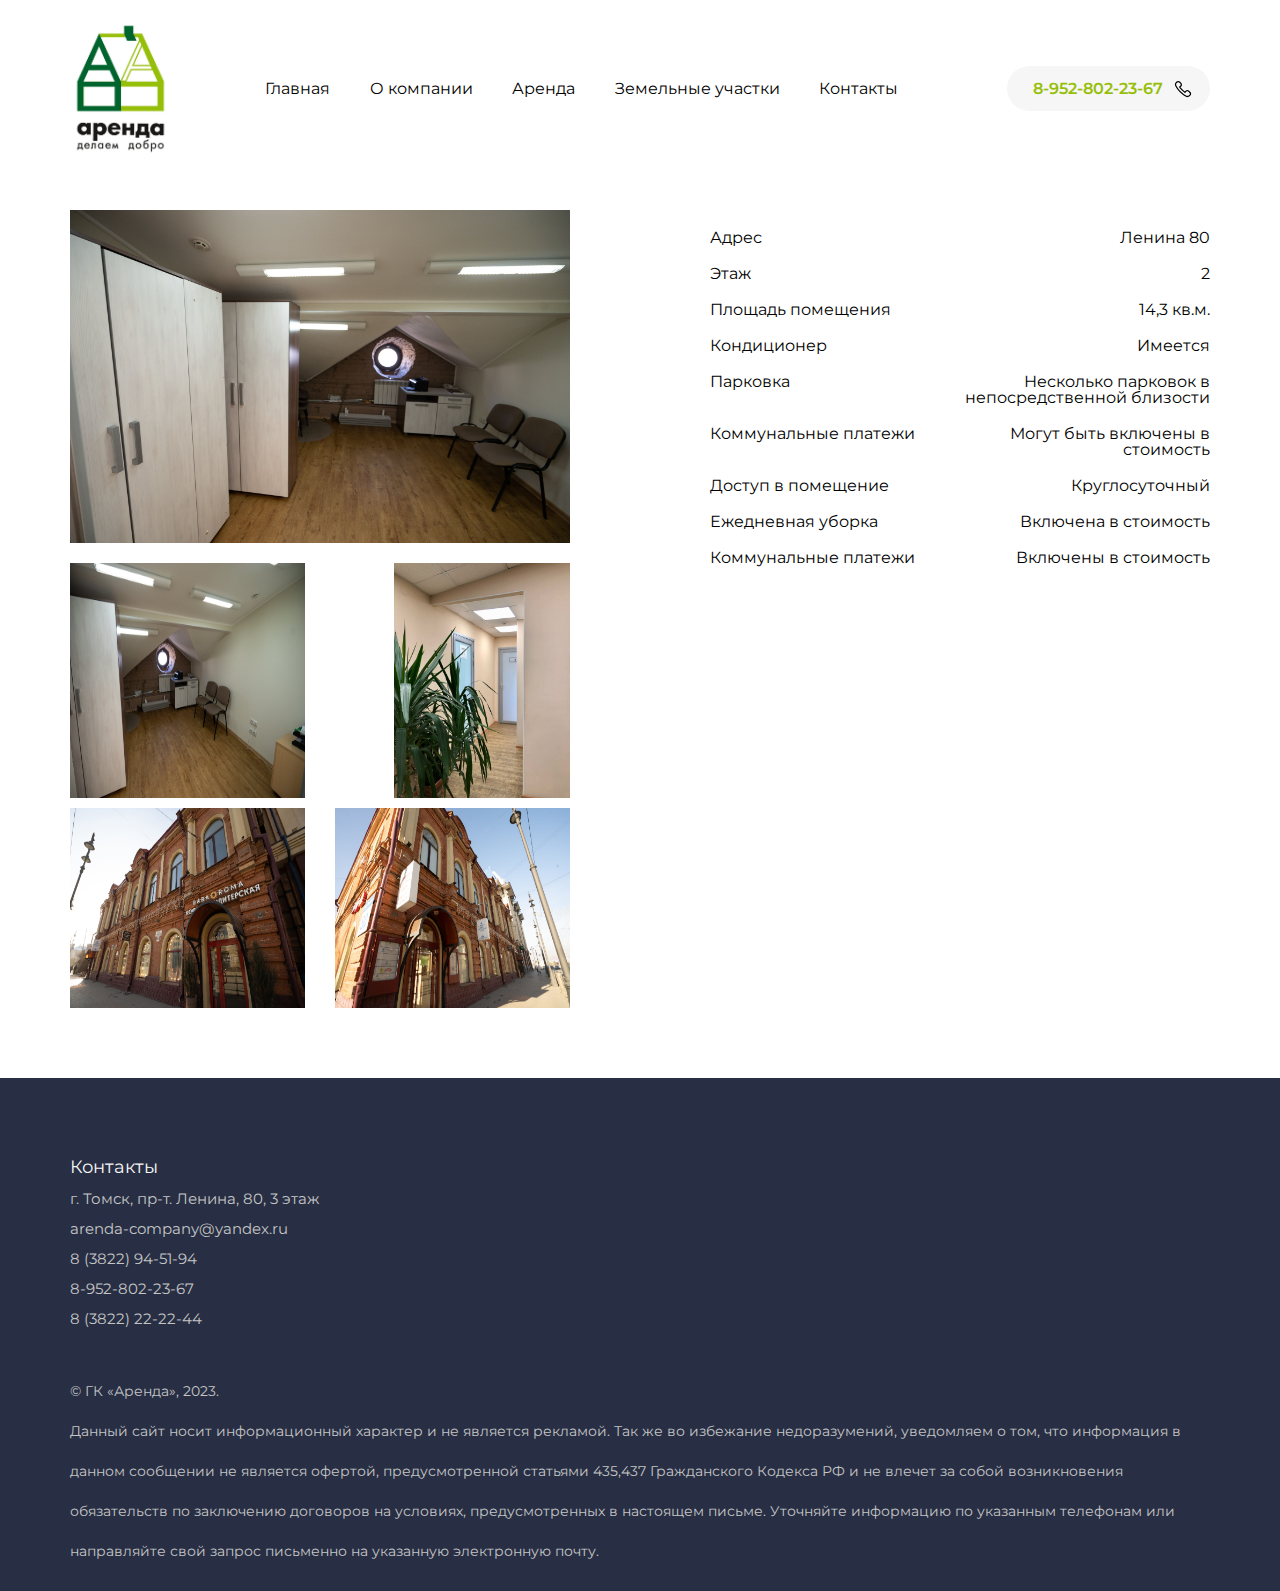
<file: l80-mansarda.html>
<!DOCTYPE html>
<html lang="ru">
<head>
    <meta charset="UTF-8">
    <meta name="viewport" content="width=device-width, initial-scale=1.0">
    <link rel="preconnect" href="https://fonts.googleapis.com">
    <link rel="preconnect" href="https://fonts.gstatic.com" crossorigin>
    <link href="https://fonts.googleapis.com/css2?family=Montserrat:wght@400;500;600;700&display=swap" rel="stylesheet">
    <link rel="stylesheet" href="./style/index.css">
    <title>Ленина 80</title>
</head>
<body>
    <header class="header__main header-not-vh">
        <div class="container">
            <nav class="header__main-content">
                <a class="header__logo" href="index.html">
                    <img width="100" src="./media/logo.png" alt="Логотип">
                </a>
                <ul class="header__menu">
                    <li class="header__li"><a href="./index.html">Главная</a></li>
                    <li class="header__li"><a href="/contacts.html">О компании</a></li>
                    <li class="header__li"><a href="./rent.html">Аренда</a></li>
                    <li class="header__li"><a href="/place.html">Земельные участки</a></li>
                    <li class="header__li"><a href="/about.html">Контакты</a></li>
                    <li class="telephone-main">
                        <a style="color: #96BF09;" class="tel-blink" href="https://wa.clck.bar/79528022367">8-952-802-23-67</a>
                        <svg class="header__svg" width="20px" height="20px" viewBox="0 0 24 24" fill="none" xmlns="http://www.w3.org/2000/svg">
                            <path d="M14.3308 15.9402L15.6608 14.6101C15.8655 14.403 16.1092 14.2384 16.3778 14.1262C16.6465 14.014 16.9347 13.9563 17.2258 13.9563C17.517 13.9563 17.8052 14.014 18.0739 14.1262C18.3425 14.2384 18.5862 14.403 18.7908 14.6101L20.3508 16.1702C20.5579 16.3748 20.7224 16.6183 20.8346 16.887C20.9468 17.1556 21.0046 17.444 21.0046 17.7351C21.0046 18.0263 20.9468 18.3146 20.8346 18.5833C20.7224 18.8519 20.5579 19.0954 20.3508 19.3L19.6408 20.02C19.1516 20.514 18.5189 20.841 17.8329 20.9541C17.1469 21.0672 16.4427 20.9609 15.8208 20.6501C10.4691 17.8952 6.11008 13.5396 3.35083 8.19019C3.03976 7.56761 2.93414 6.86242 3.04914 6.17603C3.16414 5.48963 3.49384 4.85731 3.99085 4.37012L4.70081 3.65015C5.11674 3.23673 5.67937 3.00464 6.26581 3.00464C6.85225 3.00464 7.41488 3.23673 7.83081 3.65015L9.40082 5.22021C9.81424 5.63615 10.0463 6.19871 10.0463 6.78516C10.0463 7.3716 9.81424 7.93416 9.40082 8.3501L8.0708 9.68018C8.95021 10.8697 9.91617 11.9926 10.9608 13.04C11.9994 14.0804 13.116 15.04 14.3008 15.9102L14.3308 15.9402Z" stroke="#000000" stroke-width="1.5" stroke-linecap="round" stroke-linejoin="round"/>
                        </svg>
                    </li>
                </ul>
            </nav>
        </div>
    </header>

    <div class="info">
        <div class="container">
            <div class="info__blocks">
                <div class="info__block-left">
                    <img class="info__img-large" width="500" src="./media/Ленина, 80, мансарда/main.jpg" alt="фото">
                    <div class="info-images">
                        <img class="info-small" scalable="235px" src="./media/Ленина, 80, мансарда/DSC01958.jpg" alt="фото">
                        <img class="info-small" scalable="235px" src="./media/Ленина, 80, мансарда/общая двери.jpg" alt="фото">
                        <img class="info-small" scalable="235px" src="./media/Ленина, 80, мансарда/DSC01853.jpg" alt="фото">
                        <img class="info-small" scalable="235px" src="./media/Ленина, 80, мансарда/DSC01857.jpg" alt="фото">
                    </div>
                </div>
                <div class="info__block-right">
                    <div class="info__block-right-flex">
                        <div class="info__table-left">
                            Адрес
                        </div>
                        <div class="info__table-right">
                            Ленина 80
                        </div>
                    </div>
                    <div class="info__block-right-flex">
                        <div class="info__table-left">
                            Этаж
                        </div>
                        <div class="info__table-right">
                            2
                        </div>
                    </div>
                    <div class="info__block-right-flex">
                        <div class="info__table-left">
                            Площадь помещения
                        </div>
                        <div class="info__table-right">
                            14,3 кв.м.
                        </div>
                    </div>
                    <div class="info__block-right-flex">
                        <div class="info__table-left">
                            Кондиционер
                        </div>
                        <div class="info__table-right">
                            Имеется
                        </div>
                    </div>

                    <div class="info__block-right-flex">
                        <div class="info__table-left">
                            Парковка
                        </div>
                        <div class="info__table-right">
                            Несколько парковок в непосредственной близости
                        </div>
                    </div>
                    <div class="info__block-right-flex">
                        <div class="info__table-left">
                            Коммунальные платежи
                        </div>
                        <div class="info__table-right">
                            Могут быть включены в стоимость
                        </div>
                    </div>
                    <div class="info__block-right-flex">
                        <div class="info__table-left">
                            Доступ в помещение
                        </div>
                        <div class="info__table-right">
                            Круглосуточный
                        </div>
                    </div>
                    <div class="info__block-right-flex">
                        <div class="info__table-left">
                            Ежедневная уборка
                        </div>
                        <div class="info__table-right">
                            Включена в стоимость
                        </div>
                    </div>
                    <div class="info__block-right-flex">
                        <div class="info__table-left">
                            Коммунальные платежи
                        </div>
                        <div class="info__table-right">
                            Включены в стоимость
                        </div>
                    </div>
                </div>
            </div>
        </div>
    </div>

    <footer class="footer">
        <div class="footer__main">
            <div class="container">
                <div class="footer__main-block">
                    <div class="footer__main-left">
                        <h3 class="">Контакты</h3>
                        <ul class="footer__contacts">
                            <li>г. Томск, пр-т. Ленина, 80, 3 этаж</li>
                            <li>arenda-company@yandex.ru</li>
                            <li>8 (3822) 94-51-94</li>
                            <li>8-952-802-23-67</li>
                            <li>8 (3822) 22-22-44</li>
                        </ul>
                    </div>

                </div>
            </div>
        </div>
        <div class="footer__sub">
            <div class="container">
                <p class="footer__copy">
                    © ГК «Аренда», 2023.
                </p>
                <p>
                    Данный сайт носит информационный
                            характер и не является рекламой. Так же во избежание недоразумений, уведомляем о том, что
                            информация в данном сообщении не является офертой, предусмотренной статьями 435,437
                            Гражданского
                            Кодекса РФ и не влечет за собой возникновения обязательств по заключению договоров на условиях,
                            предусмотренных в настоящем письме. Уточняйте информацию по указанным телефонам или направляйте
                            свой запрос письменно на указанную электронную почту.

                </p>
            </div>
        </div>
    </footer>
<script src="./scripts/openphoto.js"></script>
</body>
</html>
</file>
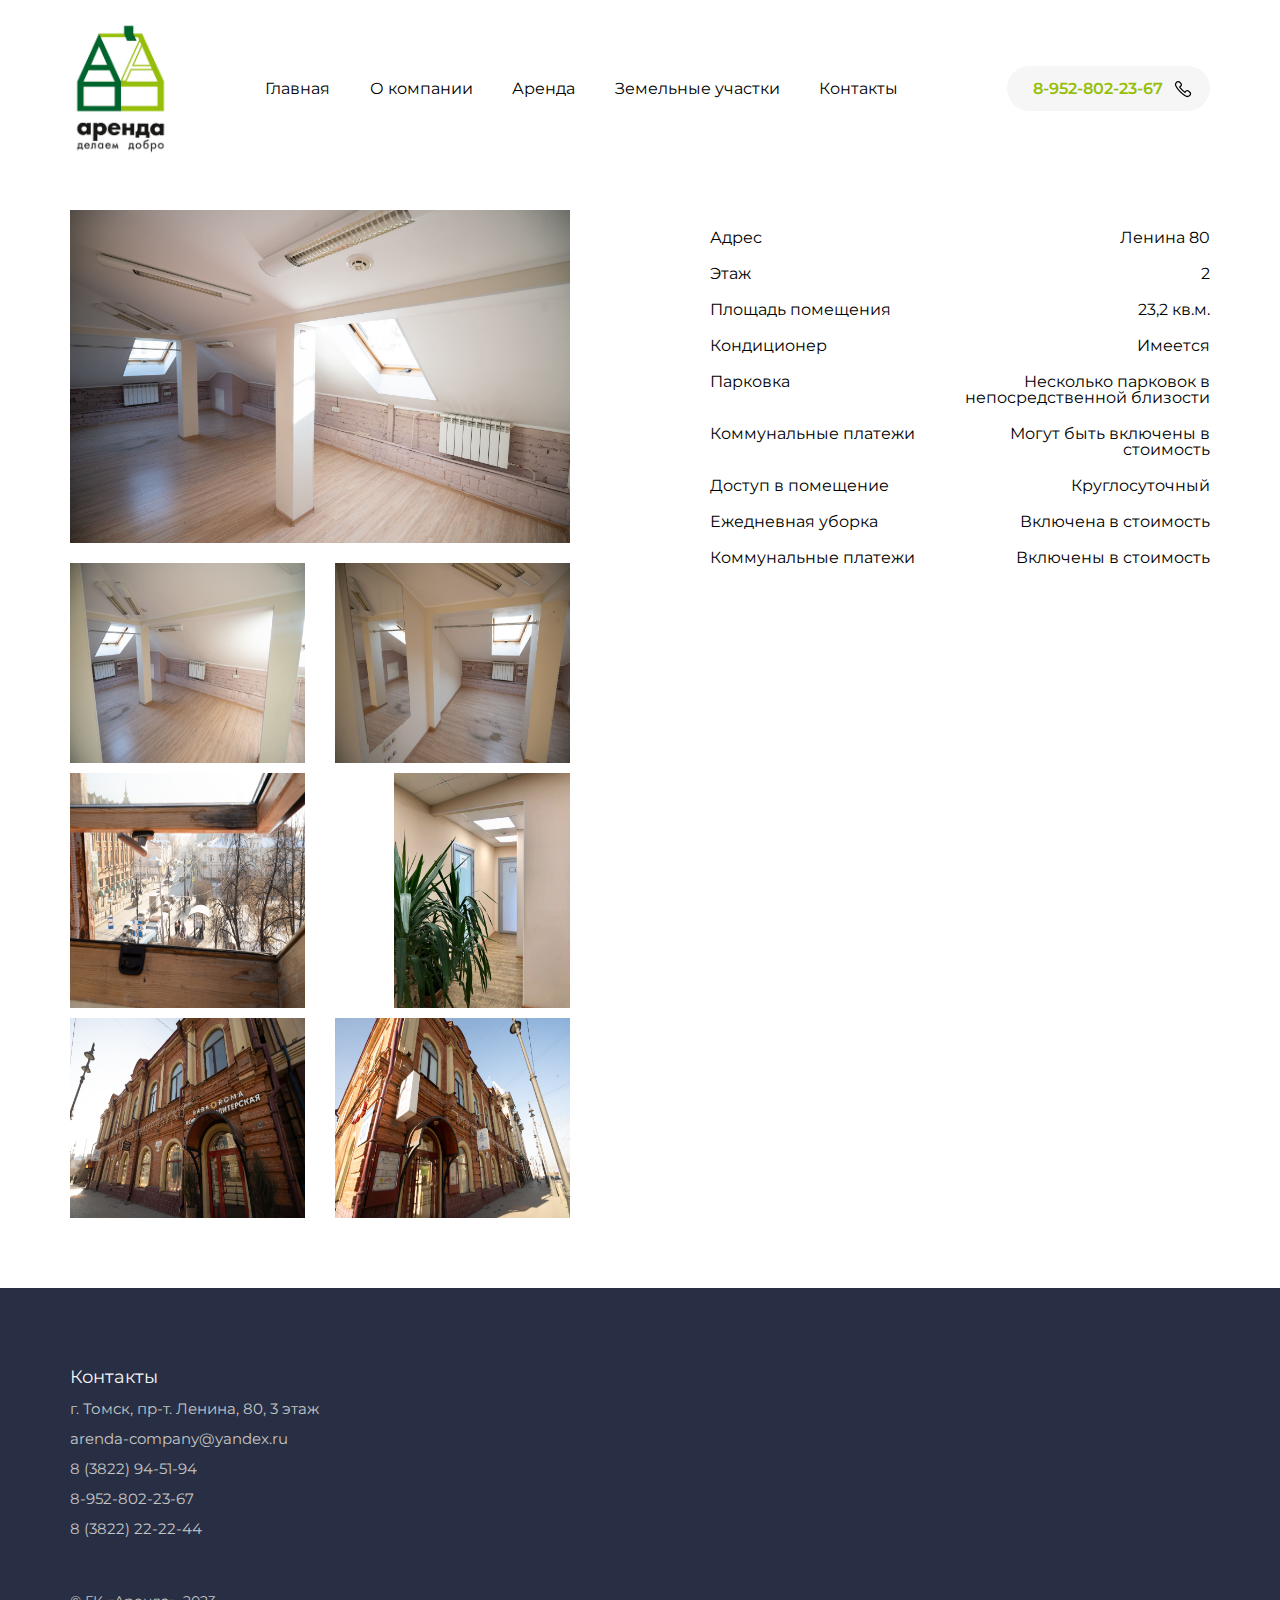
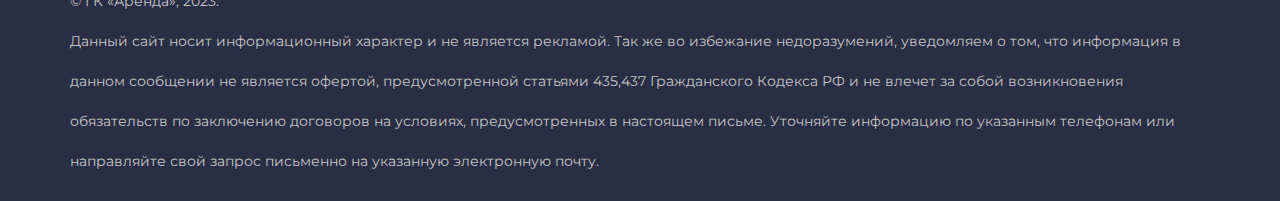
<file: l80-mansarda2.html>
<!DOCTYPE html>
<html lang="ru">
<head>
    <meta charset="UTF-8">
    <meta name="viewport" content="width=device-width, initial-scale=1.0">
    <link rel="preconnect" href="https://fonts.googleapis.com">
    <link rel="preconnect" href="https://fonts.gstatic.com" crossorigin>
    <link href="https://fonts.googleapis.com/css2?family=Montserrat:wght@400;500;600;700&display=swap" rel="stylesheet">
    <link rel="stylesheet" href="./style/index.css">
    <title>Ленина 80</title>
</head>
<body>
    <header class="header__main header-not-vh">
        <div class="container">
            <nav class="header__main-content">
                <a class="header__logo" href="index.html">
                    <img width="100" src="./media/logo.png" alt="Логотип">
                </a>
                <ul class="header__menu">
                    <li class="header__li"><a href="./index.html">Главная</a></li>
                    <li class="header__li"><a href="/contacts.html">О компании</a></li>
                    <li class="header__li"><a href="./rent.html">Аренда</a></li>
                    <li class="header__li"><a href="/place.html">Земельные участки</a></li>
                    <li class="header__li"><a href="/about.html">Контакты</a></li>
                    <li class="telephone-main">
                        <a style="color: #96BF09;" class="tel-blink" href="https://wa.clck.bar/79528022367">8-952-802-23-67</a>
                        <svg class="header__svg" width="20px" height="20px" viewBox="0 0 24 24" fill="none" xmlns="http://www.w3.org/2000/svg">
                            <path d="M14.3308 15.9402L15.6608 14.6101C15.8655 14.403 16.1092 14.2384 16.3778 14.1262C16.6465 14.014 16.9347 13.9563 17.2258 13.9563C17.517 13.9563 17.8052 14.014 18.0739 14.1262C18.3425 14.2384 18.5862 14.403 18.7908 14.6101L20.3508 16.1702C20.5579 16.3748 20.7224 16.6183 20.8346 16.887C20.9468 17.1556 21.0046 17.444 21.0046 17.7351C21.0046 18.0263 20.9468 18.3146 20.8346 18.5833C20.7224 18.8519 20.5579 19.0954 20.3508 19.3L19.6408 20.02C19.1516 20.514 18.5189 20.841 17.8329 20.9541C17.1469 21.0672 16.4427 20.9609 15.8208 20.6501C10.4691 17.8952 6.11008 13.5396 3.35083 8.19019C3.03976 7.56761 2.93414 6.86242 3.04914 6.17603C3.16414 5.48963 3.49384 4.85731 3.99085 4.37012L4.70081 3.65015C5.11674 3.23673 5.67937 3.00464 6.26581 3.00464C6.85225 3.00464 7.41488 3.23673 7.83081 3.65015L9.40082 5.22021C9.81424 5.63615 10.0463 6.19871 10.0463 6.78516C10.0463 7.3716 9.81424 7.93416 9.40082 8.3501L8.0708 9.68018C8.95021 10.8697 9.91617 11.9926 10.9608 13.04C11.9994 14.0804 13.116 15.04 14.3008 15.9102L14.3308 15.9402Z" stroke="#000000" stroke-width="1.5" stroke-linecap="round" stroke-linejoin="round"/>
                        </svg>
                    </li>
                </ul>
            </nav>
        </div>
    </header>

    <div class="info">
        <div class="container">
            <div class="info__blocks">
                <div class="info__block-left">
                    <img class="info__img-large" width="500" src="./media/Ленина 80, мансарда (2)/main.jpg" alt="фото">
                    <div class="info-images">
                        <img class="info-small" scalable="235px" src="./media/Ленина 80, мансарда (2)/DSC01969.jpg" alt="фото">
                        <img class="info-small" scalable="235px" src="./media/Ленина 80, мансарда (2)/DSC01981.jpg" alt="фото">
                        <img class="info-small" scalable="235px" src="./media/Ленина 80, мансарда (2)/DSC01974.jpg" alt="фото">
                        <img class="info-small" scalable="235px" src="./media/Ленина 80, мансарда (2)/общая двери.jpg" alt="фото">
                        <img class="info-small" scalable="235px" src="./media/Ленина 80, мансарда (2)/DSC01853.jpg" alt="фото">
                        <img class="info-small" scalable="235px" src="./media/Ленина 80, мансарда (2)/DSC01857.jpg" alt="фото">
                    </div>
                </div>
                <div class="info__block-right">
                    <div class="info__block-right-flex">
                        <div class="info__table-left">
                            Адрес
                        </div>
                        <div class="info__table-right">
                            Ленина 80
                        </div>
                    </div>
                    <div class="info__block-right-flex">
                        <div class="info__table-left">
                            Этаж
                        </div>
                        <div class="info__table-right">
                            2
                        </div>
                    </div>
                    <div class="info__block-right-flex">
                        <div class="info__table-left">
                            Площадь помещения
                        </div>
                        <div class="info__table-right">
                            23,2  кв.м.
                        </div>
                    </div>
                    <div class="info__block-right-flex">
                        <div class="info__table-left">
                            Кондиционер
                        </div>
                        <div class="info__table-right">
                            Имеется
                        </div>
                    </div>

                    <div class="info__block-right-flex">
                        <div class="info__table-left">
                            Парковка
                        </div>
                        <div class="info__table-right">
                            Несколько парковок в непосредственной близости
                        </div>
                    </div>
                    <div class="info__block-right-flex">
                        <div class="info__table-left">
                            Коммунальные платежи
                        </div>
                        <div class="info__table-right">
                            Могут быть включены в стоимость
                        </div>
                    </div>
                    <div class="info__block-right-flex">
                        <div class="info__table-left">
                            Доступ в помещение
                        </div>
                        <div class="info__table-right">
                            Круглосуточный
                        </div>
                    </div>
                    <div class="info__block-right-flex">
                        <div class="info__table-left">
                            Ежедневная уборка
                        </div>
                        <div class="info__table-right">
                            Включена в стоимость
                        </div>
                    </div>
                    <div class="info__block-right-flex">
                        <div class="info__table-left">
                            Коммунальные платежи
                        </div>
                        <div class="info__table-right">
                            Включены в стоимость
                        </div>
                    </div>
                </div>
            </div>
        </div>
    </div>

    <footer class="footer">
        <div class="footer__main">
            <div class="container">
                <div class="footer__main-block">
                    <div class="footer__main-left">
                        <h3 class="">Контакты</h3>
                        <ul class="footer__contacts">
                            <li>г. Томск, пр-т. Ленина, 80, 3 этаж</li>
                            <li>arenda-company@yandex.ru</li>
                            <li>8 (3822) 94-51-94</li>
                            <li>8-952-802-23-67</li>
                            <li>8 (3822) 22-22-44</li>
                        </ul>
                    </div>

                </div>
            </div>
        </div>
        <div class="footer__sub">
            <div class="container">
                <p class="footer__copy">
                    © ГК «Аренда», 2023.
                </p>
                <p>
                    Данный сайт носит информационный
                            характер и не является рекламой. Так же во избежание недоразумений, уведомляем о том, что
                            информация в данном сообщении не является офертой, предусмотренной статьями 435,437
                            Гражданского
                            Кодекса РФ и не влечет за собой возникновения обязательств по заключению договоров на условиях,
                            предусмотренных в настоящем письме. Уточняйте информацию по указанным телефонам или направляйте
                            свой запрос письменно на указанную электронную почту.

                </p>
            </div>
        </div>
    </footer>
<script src="./scripts/openphoto.js"></script>
</body>
</html>
</file>
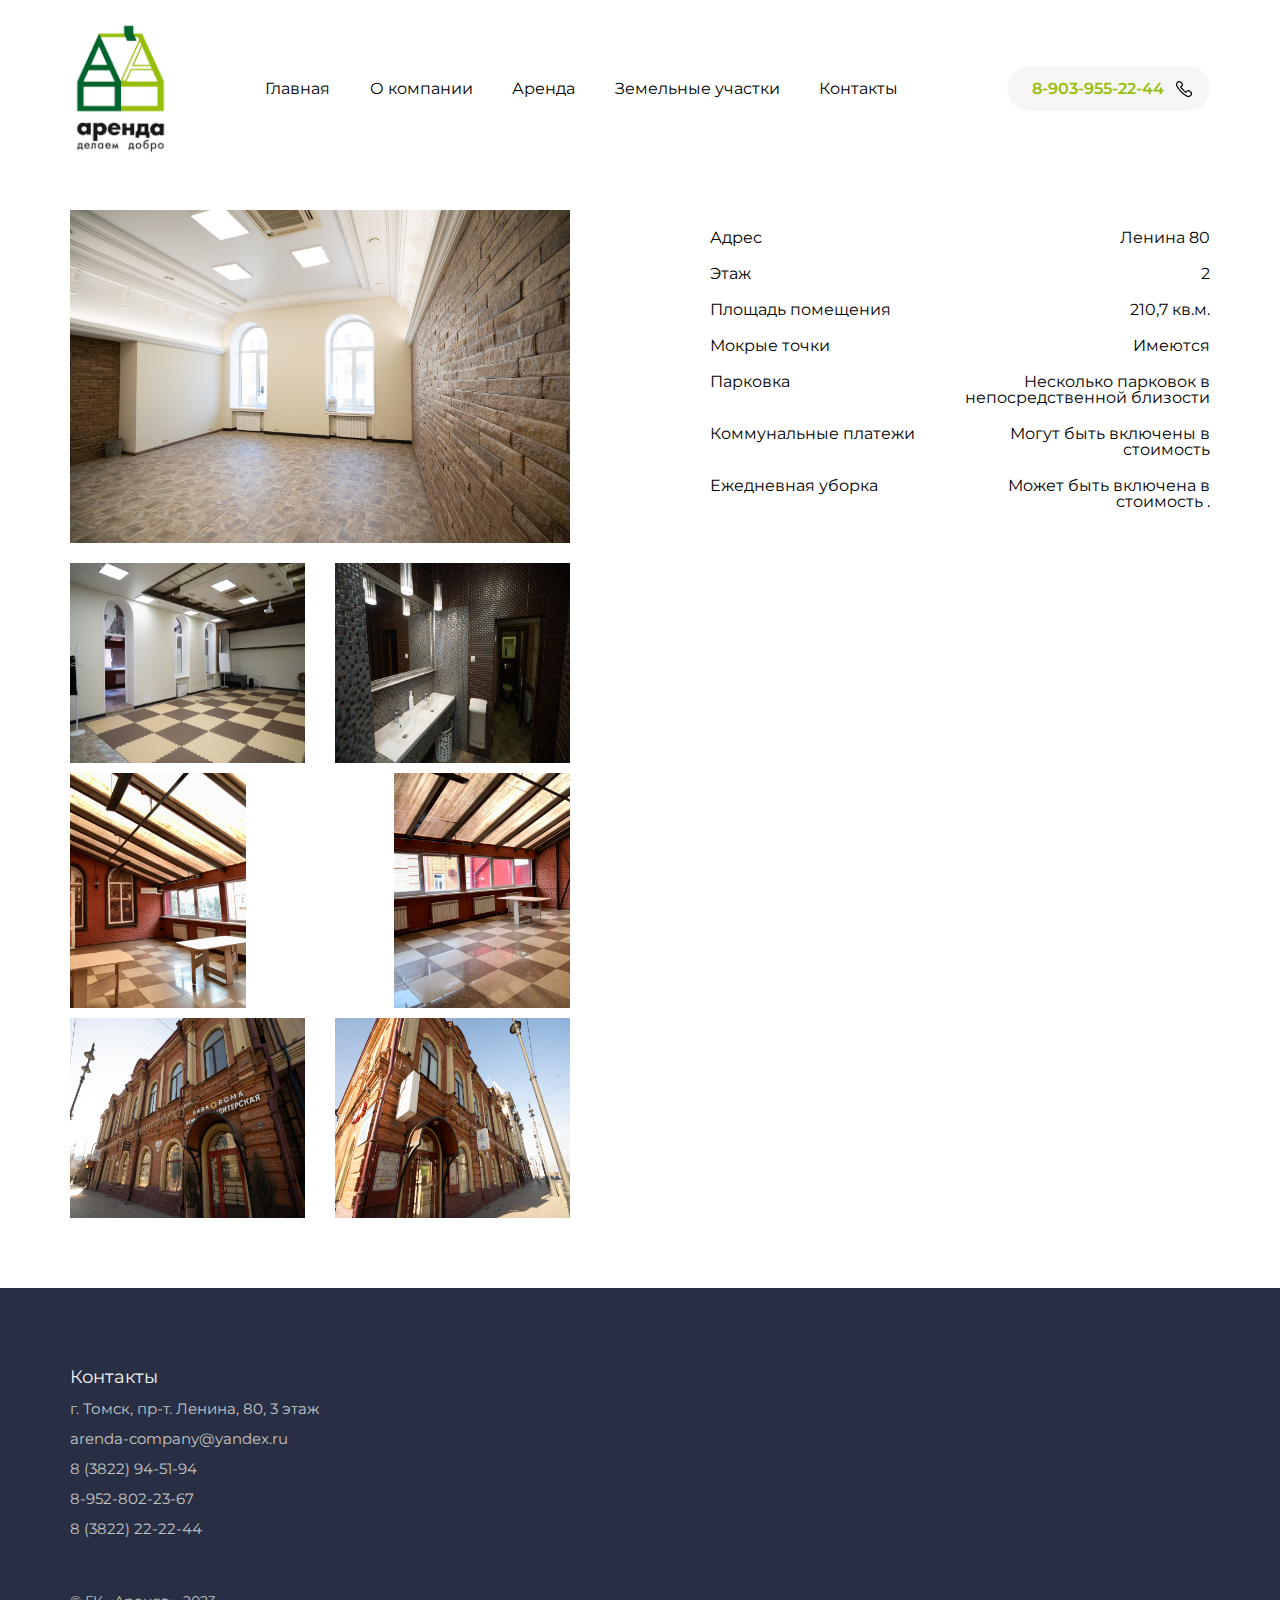
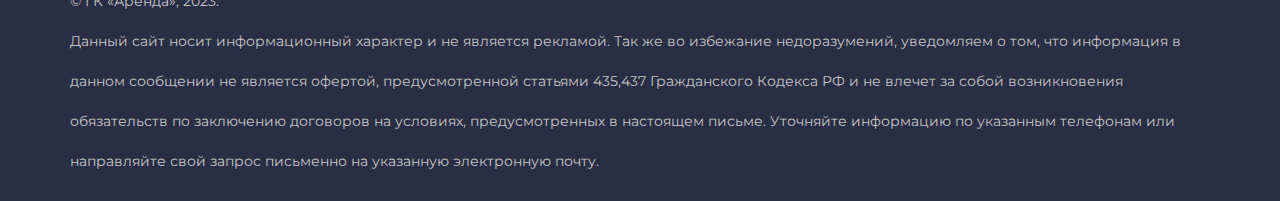
<file: l80.html>
<!DOCTYPE html>
<html lang="ru">
<head>
    <meta charset="UTF-8">
    <meta name="viewport" content="width=device-width, initial-scale=1.0">
    <link rel="preconnect" href="https://fonts.googleapis.com">
    <link rel="preconnect" href="https://fonts.gstatic.com" crossorigin>
    <link href="https://fonts.googleapis.com/css2?family=Montserrat:wght@400;500;600;700&display=swap" rel="stylesheet">
    <link rel="stylesheet" href="./style/index.css">
    <title>Ленина 80</title>
</head>
<body>
    <header class="header__main header-not-vh">
        <div class="container">
            <nav class="header__main-content">
                <a class="header__logo" href="index.html">
                    <img width="100" src="./media/logo.png" alt="Логотип">
                </a>
                <ul class="header__menu">
                    <li class="header__li"><a href="./index.html">Главная</a></li>
                    <li class="header__li"><a href="/contacts.html">О компании</a></li>
                    <li class="header__li"><a href="./rent.html">Аренда</a></li>
                    <li class="header__li"><a href="/place.html">Земельные участки</a></li>
                    <li class="header__li"><a href="/about.html">Контакты</a></li>
                    <li class="telephone-main">
                        <a style="color: #96BF09;" class="tel-blink" href="https://wa.clck.bar/79039552244">8-903-955-22-44</a>
                        <svg class="header__svg" width="20px" height="20px" viewBox="0 0 24 24" fill="none" xmlns="http://www.w3.org/2000/svg">
                            <path d="M14.3308 15.9402L15.6608 14.6101C15.8655 14.403 16.1092 14.2384 16.3778 14.1262C16.6465 14.014 16.9347 13.9563 17.2258 13.9563C17.517 13.9563 17.8052 14.014 18.0739 14.1262C18.3425 14.2384 18.5862 14.403 18.7908 14.6101L20.3508 16.1702C20.5579 16.3748 20.7224 16.6183 20.8346 16.887C20.9468 17.1556 21.0046 17.444 21.0046 17.7351C21.0046 18.0263 20.9468 18.3146 20.8346 18.5833C20.7224 18.8519 20.5579 19.0954 20.3508 19.3L19.6408 20.02C19.1516 20.514 18.5189 20.841 17.8329 20.9541C17.1469 21.0672 16.4427 20.9609 15.8208 20.6501C10.4691 17.8952 6.11008 13.5396 3.35083 8.19019C3.03976 7.56761 2.93414 6.86242 3.04914 6.17603C3.16414 5.48963 3.49384 4.85731 3.99085 4.37012L4.70081 3.65015C5.11674 3.23673 5.67937 3.00464 6.26581 3.00464C6.85225 3.00464 7.41488 3.23673 7.83081 3.65015L9.40082 5.22021C9.81424 5.63615 10.0463 6.19871 10.0463 6.78516C10.0463 7.3716 9.81424 7.93416 9.40082 8.3501L8.0708 9.68018C8.95021 10.8697 9.91617 11.9926 10.9608 13.04C11.9994 14.0804 13.116 15.04 14.3008 15.9102L14.3308 15.9402Z" stroke="#000000" stroke-width="1.5" stroke-linecap="round" stroke-linejoin="round"/>
                        </svg>
                    </li>
                </ul>
            </nav>
        </div>
    </header>

    <div class="info">
        <div class="container">
            <div class="info__blocks">
                <div class="info__block-left">
                    <img class="info__img-large" width="500" src="./media/Ленина,80, 2 этаж/main.jpg" alt="фото">
                    <div class="info-images">
                        <img class="info-small" scalable="235px" src="./media/Ленина,80, 2 этаж/DSC01915.jpg" alt="фото">
                        <img class="info-small" scalable="235px" src="./media/Ленина,80, 2 этаж/DSC01940.jpg" alt="фото">
                        <img class="info-small" scalable="235px" src="./media/Ленина,80, 2 этаж/веранда.jpg" alt="фото">
                        <img class="info-small" scalable="235px" src="./media/Ленина,80, 2 этаж/веранда1.jpg" alt="фото">
                        <img class="info-small" scalable="235px" src="./media/Ленина,80, 2 этаж/DSC01853.jpg" alt="фото">
                        <img class="info-small" scalable="235px" src="./media/Ленина,80, 2 этаж/DSC01857.jpg" alt="фото">
                    </div>
                </div>
                <div class="info__block-right">
                    <div class="info__block-right-flex">
                        <div class="info__table-left">
                            Адрес
                        </div>
                        <div class="info__table-right">
                            Ленина 80
                        </div>
                    </div>
                    <div class="info__block-right-flex">
                        <div class="info__table-left">
                            Этаж
                        </div>
                        <div class="info__table-right">
                            2
                        </div>
                    </div>
                    <div class="info__block-right-flex">
                        <div class="info__table-left">
                            Площадь помещения
                        </div>
                        <div class="info__table-right">
                            210,7 кв.м.
                        </div>
                    </div>
                    <div class="info__block-right-flex">
                        <div class="info__table-left">
                            Мокрые точки
                        </div>
                        <div class="info__table-right">
                            Имеются
                        </div>
                    </div>

                    <div class="info__block-right-flex">
                        <div class="info__table-left">
                            Парковка
                        </div>
                        <div class="info__table-right">
                            Несколько парковок в непосредственной близости
                        </div>
                    </div>
                    <div class="info__block-right-flex">
                        <div class="info__table-left">
                            Коммунальные платежи
                        </div>
                        <div class="info__table-right">
                            Могут быть включены в стоимость
                        </div>
                    </div>
                    <div class="info__block-right-flex">
                        <div class="info__table-left">
                            Ежедневная уборка
                        </div>
                        <div class="info__table-right">
                            Может быть включена в стоимость .
                        </div>
                    </div>
                </div>
            </div>
        </div>
    </div>

    <footer class="footer">
        <div class="footer__main">
            <div class="container">
                <div class="footer__main-block">
                    <div class="footer__main-left">
                        <h3 class="">Контакты</h3>
                        <ul class="footer__contacts">
                            <li>г. Томск, пр-т. Ленина, 80, 3 этаж</li>
                            <li>arenda-company@yandex.ru</li>
                            <li>8 (3822) 94-51-94</li>
                            <li>8-952-802-23-67</li>
                            <li>8 (3822) 22-22-44</li>
                        </ul>
                    </div>

                </div>
            </div>
        </div>
        <div class="footer__sub">
            <div class="container">
                <p class="footer__copy">
                    © ГК «Аренда», 2023.
                </p>
                <p>
                    Данный сайт носит информационный
                            характер и не является рекламой. Так же во избежание недоразумений, уведомляем о том, что
                            информация в данном сообщении не является офертой, предусмотренной статьями 435,437
                            Гражданского
                            Кодекса РФ и не влечет за собой возникновения обязательств по заключению договоров на условиях,
                            предусмотренных в настоящем письме. Уточняйте информацию по указанным телефонам или направляйте
                            свой запрос письменно на указанную электронную почту.

                </p>
            </div>
        </div>
    </footer>
<script src="./scripts/openphoto.js"></script>
</body>
</html>
</file>
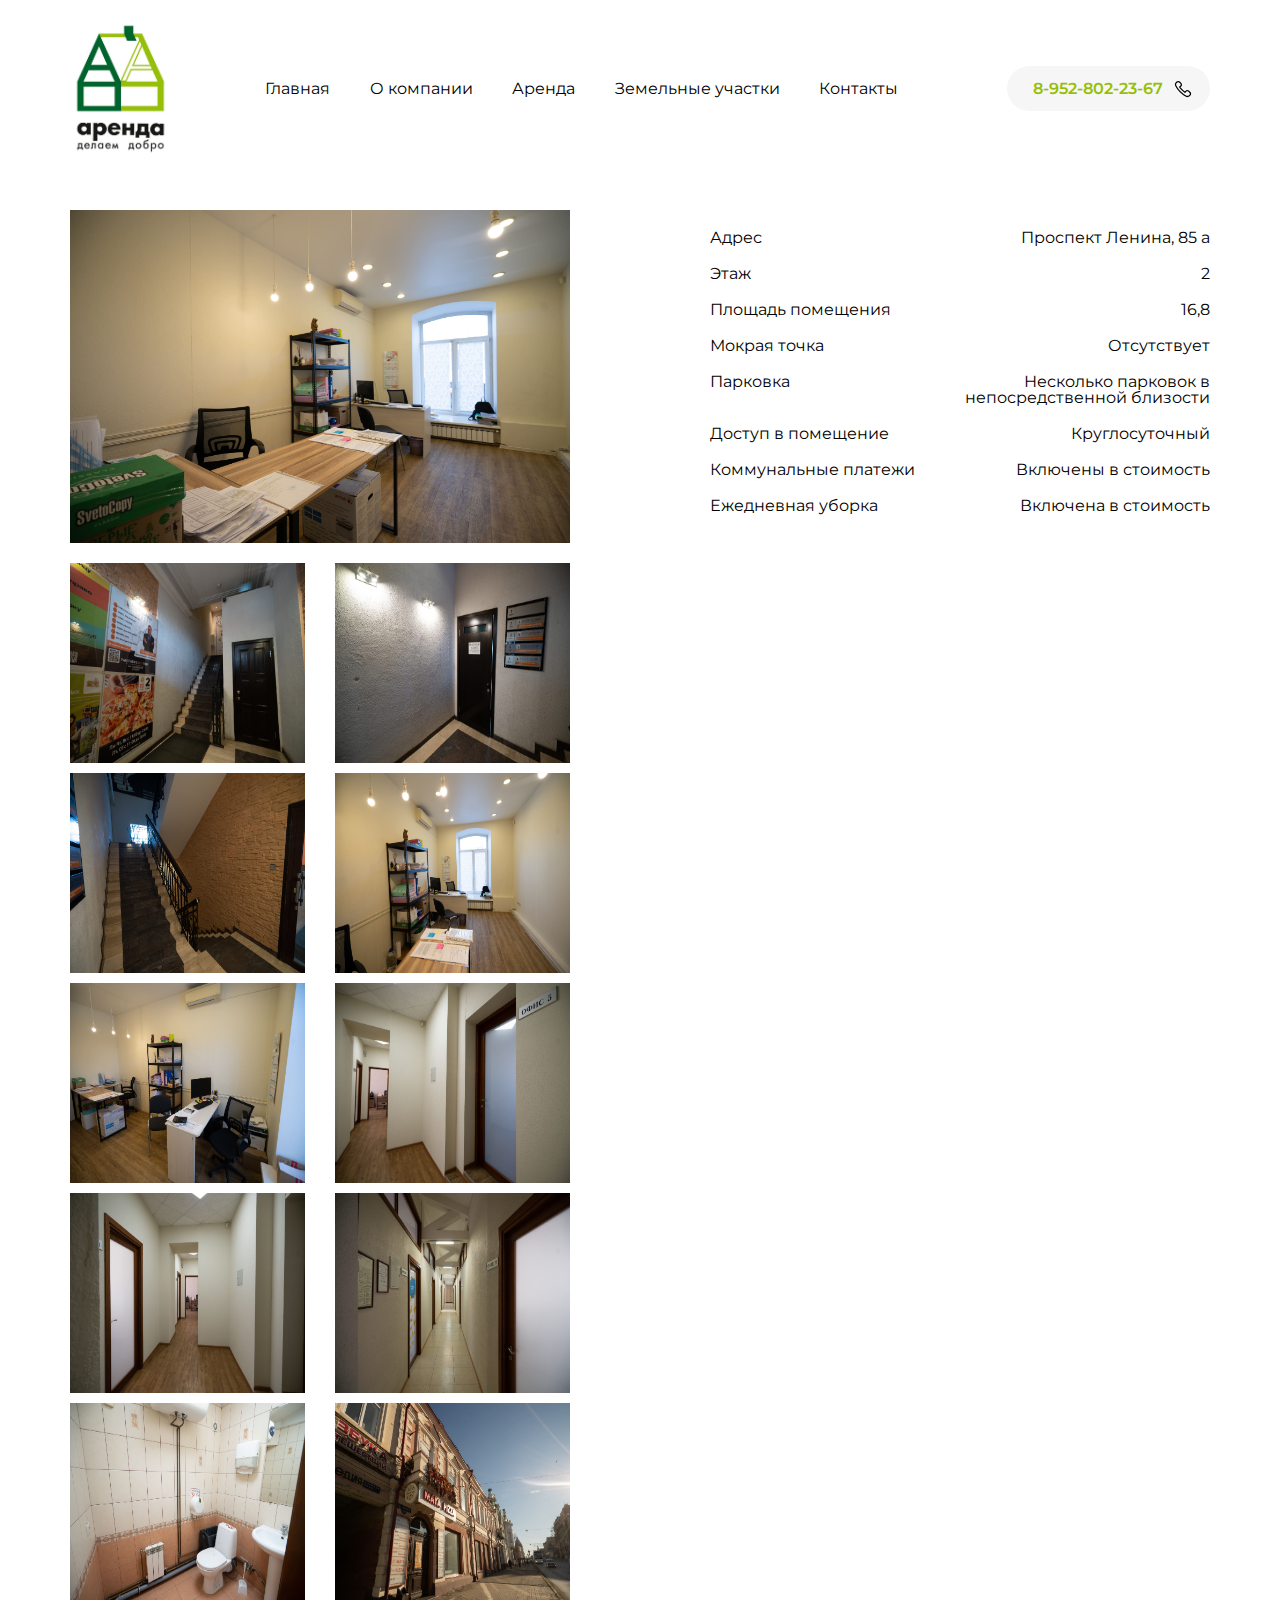
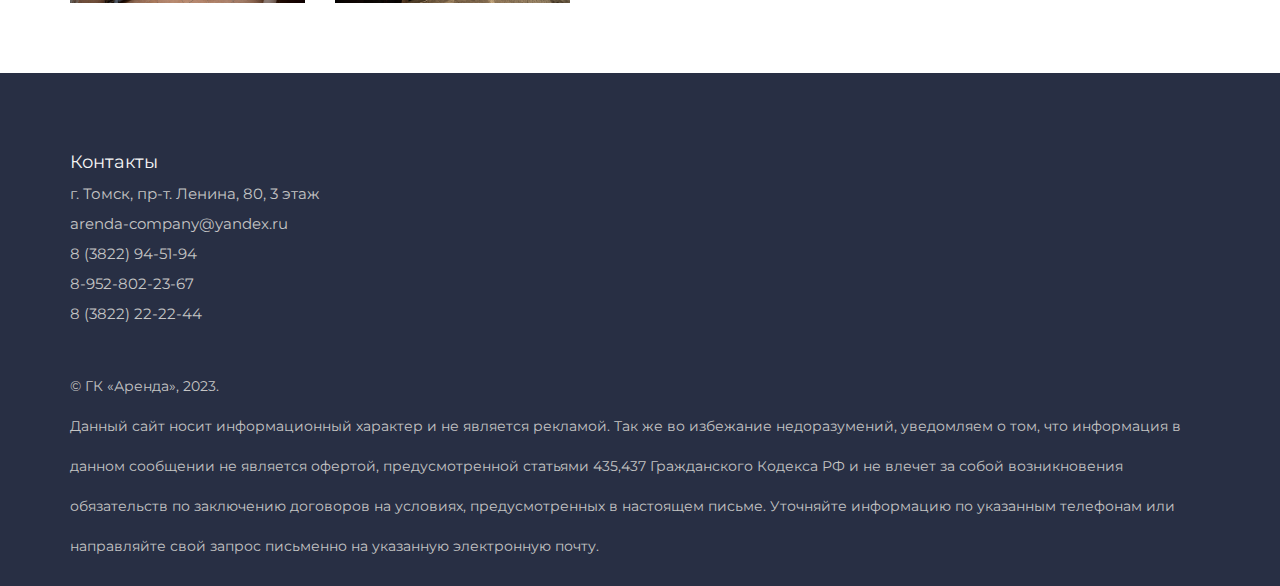
<file: l85a.html>
<!DOCTYPE html>
<html lang="ru">
<head>
    <meta charset="UTF-8">
    <meta name="viewport" content="width=device-width, initial-scale=1.0">
    <link rel="preconnect" href="https://fonts.googleapis.com">
    <link rel="preconnect" href="https://fonts.gstatic.com" crossorigin>
    <link href="https://fonts.googleapis.com/css2?family=Montserrat:wght@400;500;600;700&display=swap" rel="stylesheet">
    <link rel="stylesheet" href="./style/index.css">
    <title>Ленина 85а</title>
</head>
<body>
    <header class="header__main header-not-vh">
        <div class="container">
            <nav class="header__main-content">
                <a class="header__logo" href="index.html">
                    <img width="100" src="./media/logo.png" alt="Логотип">
                </a>
                <ul class="header__menu">
                    <li class="header__li"><a href="./index.html">Главная</a></li>
                    <li class="header__li"><a href="/contacts.html">О компании</a></li>
                    <li class="header__li"><a href="./rent.html">Аренда</a></li>
                    <li class="header__li"><a href="/place.html">Земельные участки</a></li>
                    <li class="header__li"><a href="/about.html">Контакты</a></li>
                    <li class="telephone-main">
                        <a style="color: #96BF09;" class="tel-blink" href="https://wa.clck.bar/79528022367">8-952-802-23-67</a>
                        <svg class="header__svg" width="20px" height="20px" viewBox="0 0 24 24" fill="none" xmlns="http://www.w3.org/2000/svg">
                            <path d="M14.3308 15.9402L15.6608 14.6101C15.8655 14.403 16.1092 14.2384 16.3778 14.1262C16.6465 14.014 16.9347 13.9563 17.2258 13.9563C17.517 13.9563 17.8052 14.014 18.0739 14.1262C18.3425 14.2384 18.5862 14.403 18.7908 14.6101L20.3508 16.1702C20.5579 16.3748 20.7224 16.6183 20.8346 16.887C20.9468 17.1556 21.0046 17.444 21.0046 17.7351C21.0046 18.0263 20.9468 18.3146 20.8346 18.5833C20.7224 18.8519 20.5579 19.0954 20.3508 19.3L19.6408 20.02C19.1516 20.514 18.5189 20.841 17.8329 20.9541C17.1469 21.0672 16.4427 20.9609 15.8208 20.6501C10.4691 17.8952 6.11008 13.5396 3.35083 8.19019C3.03976 7.56761 2.93414 6.86242 3.04914 6.17603C3.16414 5.48963 3.49384 4.85731 3.99085 4.37012L4.70081 3.65015C5.11674 3.23673 5.67937 3.00464 6.26581 3.00464C6.85225 3.00464 7.41488 3.23673 7.83081 3.65015L9.40082 5.22021C9.81424 5.63615 10.0463 6.19871 10.0463 6.78516C10.0463 7.3716 9.81424 7.93416 9.40082 8.3501L8.0708 9.68018C8.95021 10.8697 9.91617 11.9926 10.9608 13.04C11.9994 14.0804 13.116 15.04 14.3008 15.9102L14.3308 15.9402Z" stroke="#000000" stroke-width="1.5" stroke-linecap="round" stroke-linejoin="round"/>
                        </svg>
                    </li>
                </ul>
            </nav>
        </div>
    </header>

    <div class="info">
        <div class="container">
            <div class="info__blocks">
                <div class="info__block-left">
                    <img class="info__img-large" width="500" src="./media/Ленина 85а/main.jpg" alt="фото">
                    <div class="info-images">
                        <img class="info-small" scalable="235px" src="./media/Ленина 85а/DSC02006.jpg" alt="фото">
                        <img class="info-small" scalable="235px" src="./media/Ленина 85а/DSC02010.jpg" alt="фото">
                        <img class="info-small" scalable="235px" src="./media/Ленина 85а/DSC02015.jpg" alt="фото">
                        <img class="info-small" scalable="235px" src="./media/Ленина 85а/DSC02021.jpg" alt="фото">
                        <img class="info-small" scalable="235px" src="./media/Ленина 85а/DSC02023.jpg" alt="фото">
                        <img class="info-small" scalable="235px" src="./media/Ленина 85а/DSC02030.jpg" alt="фото">
                        <img class="info-small" scalable="235px" src="./media/Ленина 85а/DSC02031.jpg" alt="фото">
                        <img class="info-small" scalable="235px" src="./media/Ленина 85а/DSC02034.jpg" alt="фото">
                        <img class="info-small" scalable="235px" src="./media/Ленина 85а/DSC02040.jpg" alt="фото">
                        <img class="info-small" scalable="235px" src="./media/Ленина 85а/l85.jpg" alt="фото">
                    </div>
                </div>
                <div class="info__block-right">
                    <div class="info__block-right-flex">
                        <div class="info__table-left">
                            Адрес
                        </div>
                        <div class="info__table-right">
                            Проспект Ленина, 85 а
                        </div>
                    </div>
                    <div class="info__block-right-flex">
                        <div class="info__table-left">
                            Этаж
                        </div>
                        <div class="info__table-right">
                            2
                        </div>
                    </div>
                    <div class="info__block-right-flex">
                        <div class="info__table-left">
                            Площадь помещения
                        </div>
                        <div class="info__table-right">
                            16,8
                        </div>
                    </div>
                    <div class="info__block-right-flex">
                        <div class="info__table-left">
                            Мокрая точка
                        </div>
                        <div class="info__table-right">
                            Отсутствует
                        </div>
                    </div>

                    <div class="info__block-right-flex">
                        <div class="info__table-left">
                            Парковка
                        </div>
                        <div class="info__table-right">
                            Несколько парковок в непосредственной близости
                        </div>
                    </div>
                    <div class="info__block-right-flex">
                        <div class="info__table-left">
                            Доступ в помещение
                        </div>
                        <div class="info__table-right">
                            Круглосуточный
                        </div>
                    </div>
                    <div class="info__block-right-flex">
                        <div class="info__table-left">
                            Коммунальные платежи
                        </div>
                        <div class="info__table-right">
                            Включены в стоимость
                        </div>
                    </div>
                    <div class="info__block-right-flex">
                        <div class="info__table-left">
                            Ежедневная уборка
                        </div>
                        <div class="info__table-right">
                            Включена в стоимость
                        </div>
                    </div>
                </div>
            </div>
        </div>
    </div>

    <footer class="footer">
        <div class="footer__main">
            <div class="container">
                <div class="footer__main-block">
                    <div class="footer__main-left">
                        <h3 class="">Контакты</h3>
                        <ul class="footer__contacts">
                            <li>г. Томск, пр-т. Ленина, 80, 3 этаж</li>
                            <li>arenda-company@yandex.ru</li>
                            <li>8 (3822) 94-51-94</li>
                            <li>8-952-802-23-67</li>
                            <li>8 (3822) 22-22-44</li>
                        </ul>
                    </div>

                </div>
            </div>
        </div>
        <div class="footer__sub">
            <div class="container">
                <p class="footer__copy">
                    © ГК «Аренда», 2023.
                </p>
                <p>
                    Данный сайт носит информационный
                            характер и не является рекламой. Так же во избежание недоразумений, уведомляем о том, что
                            информация в данном сообщении не является офертой, предусмотренной статьями 435,437
                            Гражданского
                            Кодекса РФ и не влечет за собой возникновения обязательств по заключению договоров на условиях,
                            предусмотренных в настоящем письме. Уточняйте информацию по указанным телефонам или направляйте
                            свой запрос письменно на указанную электронную почту.

                </p>
            </div>
        </div>
    </footer>
<script src="./scripts/openphoto.js"></script>
</body>
</html>
</file>
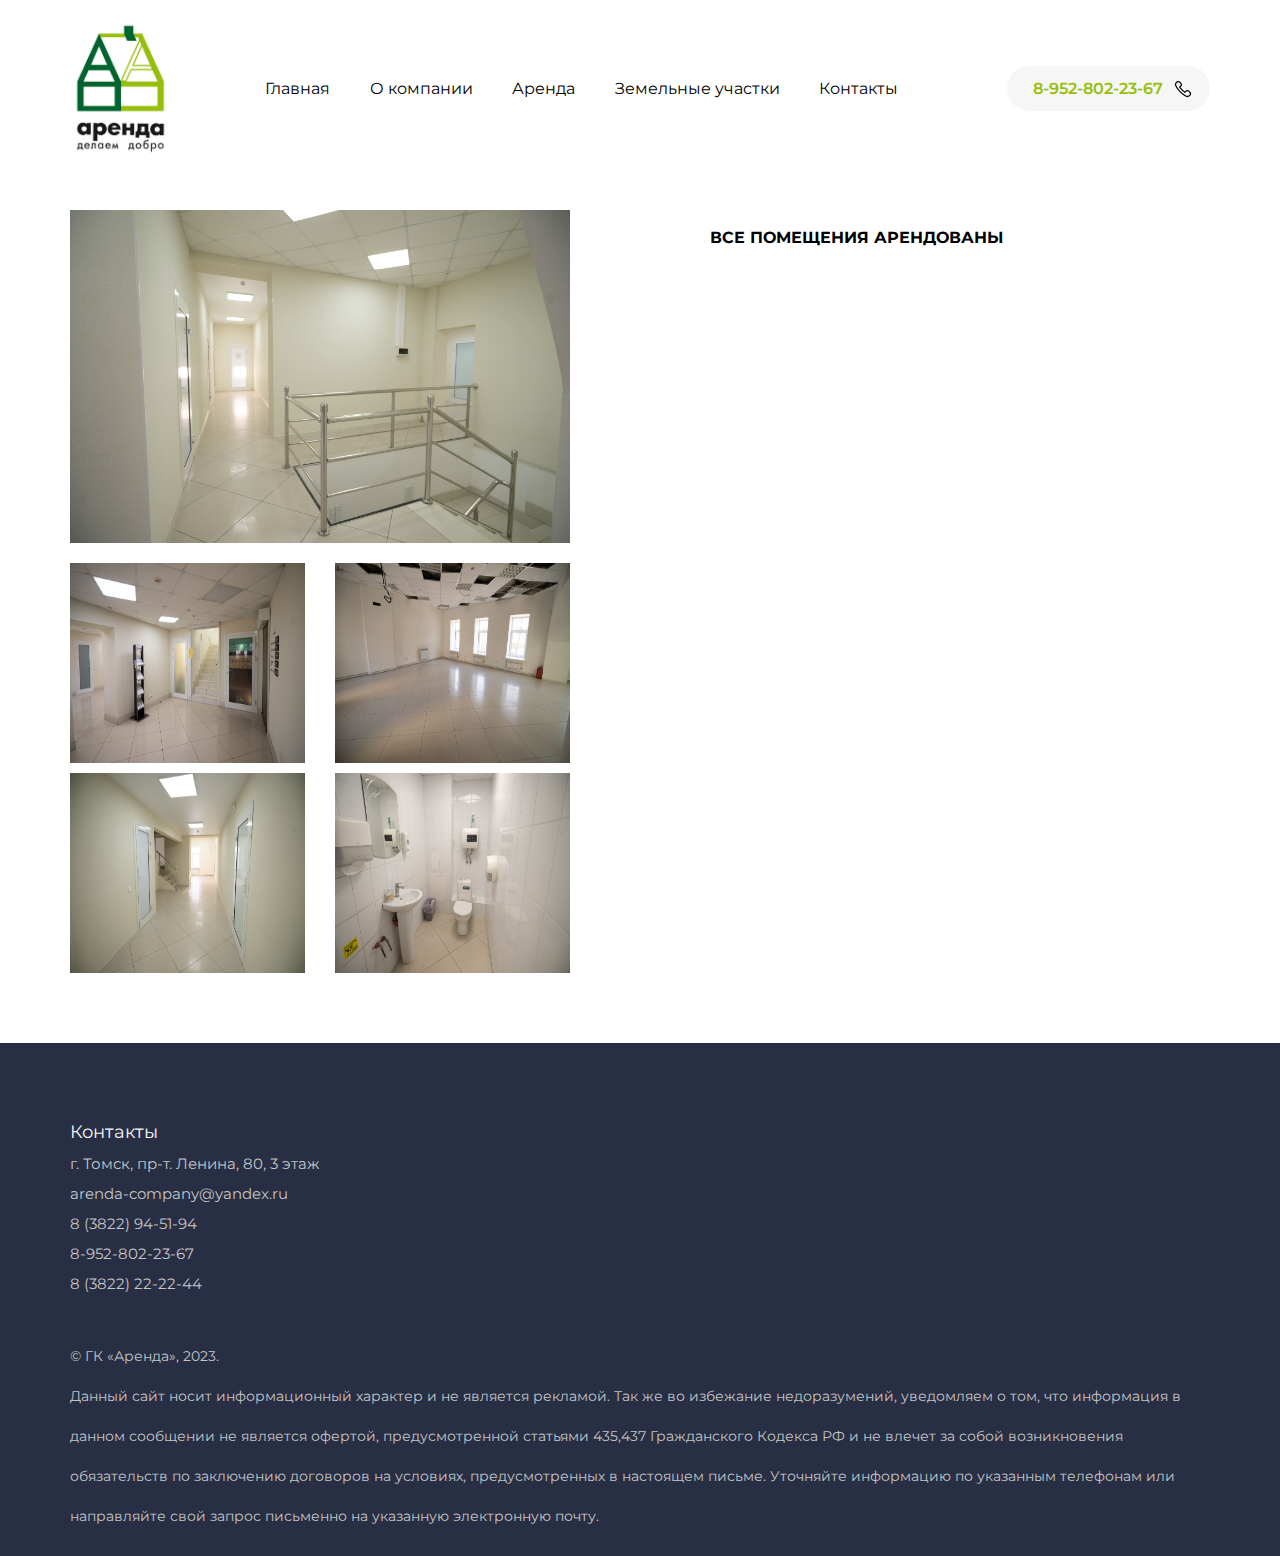
<file: l90-1.html>
<!DOCTYPE html>
<html lang="ru">
<head>
    <meta charset="UTF-8">
    <meta name="viewport" content="width=device-width, initial-scale=1.0">
    <link rel="preconnect" href="https://fonts.googleapis.com">
    <link rel="preconnect" href="https://fonts.gstatic.com" crossorigin>
    <link href="https://fonts.googleapis.com/css2?family=Montserrat:wght@400;500;600;700&display=swap" rel="stylesheet">
    <link rel="stylesheet" href="./style/index.css">
    <title>Ленина 90</title>
</head>
<body>
    <header class="header__main header-not-vh">
        <div class="container">
            <nav class="header__main-content">
                <a class="header__logo" href="index.html">
                    <img width="100" src="./media/logo.png" alt="Логотип">
                </a>
                <ul class="header__menu">
                    <li class="header__li"><a href="./index.html">Главная</a></li>
                    <li class="header__li"><a href="/contacts.html">О компании</a></li>
                    <li class="header__li"><a href="./rent.html">Аренда</a></li>
                    <li class="header__li"><a href="/place.html">Земельные участки</a></li>
                    <li class="header__li"><a href="/about.html">Контакты</a></li>
                    <li class="telephone-main">
                        <a style="color: #96BF09;" class="tel-blink" href="https://wa.clck.bar/79528022367">8-952-802-23-67</a>
                        <svg class="header__svg" width="20px" height="20px" viewBox="0 0 24 24" fill="none" xmlns="http://www.w3.org/2000/svg">
                            <path d="M14.3308 15.9402L15.6608 14.6101C15.8655 14.403 16.1092 14.2384 16.3778 14.1262C16.6465 14.014 16.9347 13.9563 17.2258 13.9563C17.517 13.9563 17.8052 14.014 18.0739 14.1262C18.3425 14.2384 18.5862 14.403 18.7908 14.6101L20.3508 16.1702C20.5579 16.3748 20.7224 16.6183 20.8346 16.887C20.9468 17.1556 21.0046 17.444 21.0046 17.7351C21.0046 18.0263 20.9468 18.3146 20.8346 18.5833C20.7224 18.8519 20.5579 19.0954 20.3508 19.3L19.6408 20.02C19.1516 20.514 18.5189 20.841 17.8329 20.9541C17.1469 21.0672 16.4427 20.9609 15.8208 20.6501C10.4691 17.8952 6.11008 13.5396 3.35083 8.19019C3.03976 7.56761 2.93414 6.86242 3.04914 6.17603C3.16414 5.48963 3.49384 4.85731 3.99085 4.37012L4.70081 3.65015C5.11674 3.23673 5.67937 3.00464 6.26581 3.00464C6.85225 3.00464 7.41488 3.23673 7.83081 3.65015L9.40082 5.22021C9.81424 5.63615 10.0463 6.19871 10.0463 6.78516C10.0463 7.3716 9.81424 7.93416 9.40082 8.3501L8.0708 9.68018C8.95021 10.8697 9.91617 11.9926 10.9608 13.04C11.9994 14.0804 13.116 15.04 14.3008 15.9102L14.3308 15.9402Z" stroke="#000000" stroke-width="1.5" stroke-linecap="round" stroke-linejoin="round"/>
                        </svg>
                    </li>
                </ul>
            </nav>
        </div>
    </header>

    <div class="info">
        <div class="container">
            <div class="info__blocks">
                <div class="info__block-left">
                    <img class="info__img-large" width="500" src="./media/Ленина, 90, 1 этаж/main.jpg" alt="фото">
                    <div class="info-images">
                        <img class="info-small" scalable="235px" src="./media/Ленина, 90, 1 этаж/DSC01660.jpg" alt="фото">
                        <img class="info-small" scalable="235px" src="./media/Ленина, 90, 1 этаж/DSC01710.jpg" alt="фото">
                        <img class="info-small" scalable="235px" src="./media/Ленина, 90, 1 этаж/DSC01722.jpg" alt="фото">
                        <img class="info-small" scalable="235px" src="./media/Ленина, 90, 1 этаж/DSC01728.jpg" alt="фото">
                    </div>
                </div>
                <div class="info__block-right">
                    <div class="info__block-right-flex">
                        <div style="font-weight: 700;" class="info__table-left">
                            ВСЕ ПОМЕЩЕНИЯ АРЕНДОВАНЫ
                        </div>
                    </div>

                </div>
            </div>
        </div>
    </div>

    <footer class="footer">
        <div class="footer__main">
            <div class="container">
                <div class="footer__main-block">
                    <div class="footer__main-left">
                        <h3 class="">Контакты</h3>
                        <ul class="footer__contacts">
                            <li>г. Томск, пр-т. Ленина, 80, 3 этаж</li>
                            <li>arenda-company@yandex.ru</li>
                            <li>8 (3822) 94-51-94</li>
                            <li>8-952-802-23-67</li>
                            <li>8 (3822) 22-22-44</li>
                        </ul>
                    </div>

                </div>
            </div>
        </div>
        <div class="footer__sub">
            <div class="container">
                <p class="footer__copy">
                    © ГК «Аренда», 2023.
                </p>
                <p>
                    Данный сайт носит информационный
                            характер и не является рекламой. Так же во избежание недоразумений, уведомляем о том, что
                            информация в данном сообщении не является офертой, предусмотренной статьями 435,437
                            Гражданского
                            Кодекса РФ и не влечет за собой возникновения обязательств по заключению договоров на условиях,
                            предусмотренных в настоящем письме. Уточняйте информацию по указанным телефонам или направляйте
                            свой запрос письменно на указанную электронную почту.

                </p>
            </div>
        </div>
    </footer>
<script src="./scripts/openphoto.js"></script>
</body>
</html>
</file>
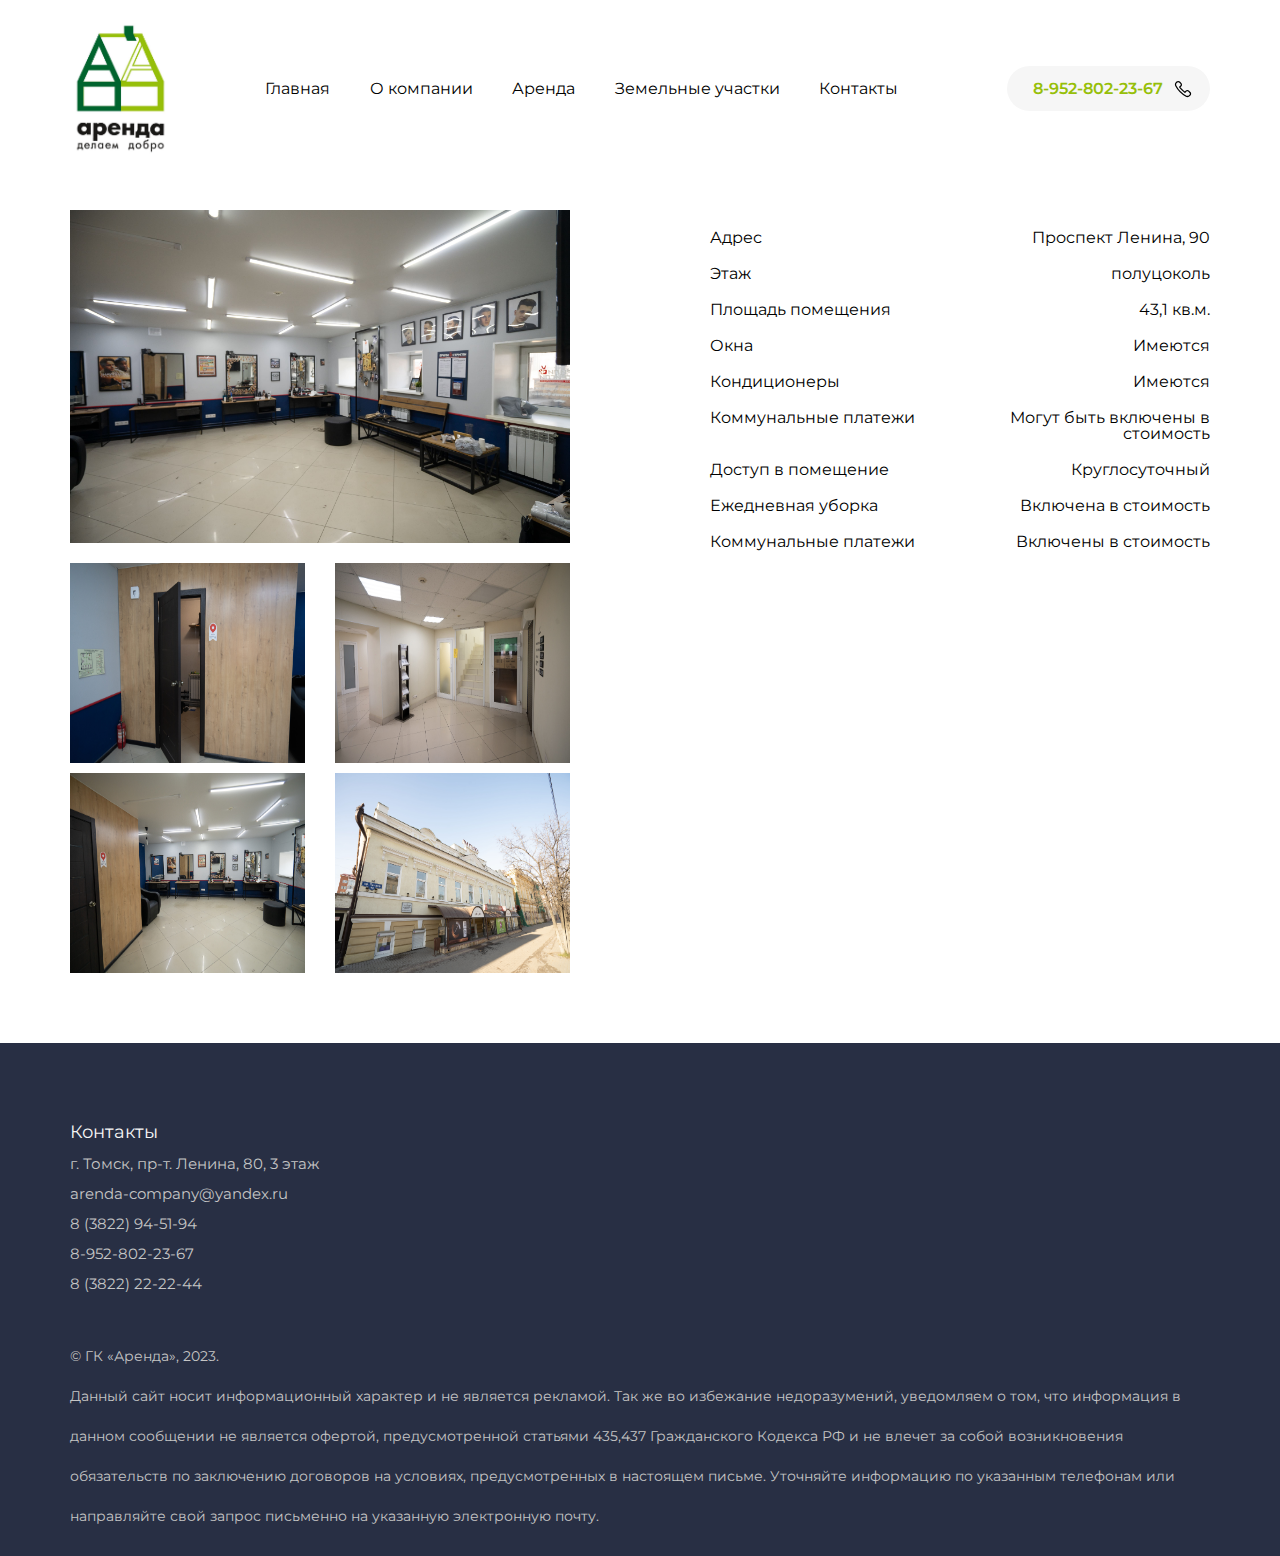
<file: l90-cokol.html>
<!DOCTYPE html>
<html lang="ru">
<head>
    <meta charset="UTF-8">
    <meta name="viewport" content="width=device-width, initial-scale=1.0">
    <link rel="preconnect" href="https://fonts.googleapis.com">
    <link rel="preconnect" href="https://fonts.gstatic.com" crossorigin>
    <link href="https://fonts.googleapis.com/css2?family=Montserrat:wght@400;500;600;700&display=swap" rel="stylesheet">
    <link rel="stylesheet" href="./style/index.css">
    <title>Ленина 90</title>
</head>
<body>
    <header class="header__main header-not-vh">
        <div class="container">
            <nav class="header__main-content">
                <a class="header__logo" href="index.html">
                    <img width="100" src="./media/logo.png" alt="Логотип">
                </a>
                <ul class="header__menu">
                    <li class="header__li"><a href="./index.html">Главная</a></li>
                    <li class="header__li"><a href="/contacts.html">О компании</a></li>
                    <li class="header__li"><a href="./rent.html">Аренда</a></li>
                    <li class="header__li"><a href="/place.html">Земельные участки</a></li>
                    <li class="header__li"><a href="/about.html">Контакты</a></li>
                    <li class="telephone-main">
                        <a style="color: #96BF09;" class="tel-blink" href="https://wa.clck.bar/79528022367">8-952-802-23-67</a>
                        <svg class="header__svg" width="20px" height="20px" viewBox="0 0 24 24" fill="none" xmlns="http://www.w3.org/2000/svg">
                            <path d="M14.3308 15.9402L15.6608 14.6101C15.8655 14.403 16.1092 14.2384 16.3778 14.1262C16.6465 14.014 16.9347 13.9563 17.2258 13.9563C17.517 13.9563 17.8052 14.014 18.0739 14.1262C18.3425 14.2384 18.5862 14.403 18.7908 14.6101L20.3508 16.1702C20.5579 16.3748 20.7224 16.6183 20.8346 16.887C20.9468 17.1556 21.0046 17.444 21.0046 17.7351C21.0046 18.0263 20.9468 18.3146 20.8346 18.5833C20.7224 18.8519 20.5579 19.0954 20.3508 19.3L19.6408 20.02C19.1516 20.514 18.5189 20.841 17.8329 20.9541C17.1469 21.0672 16.4427 20.9609 15.8208 20.6501C10.4691 17.8952 6.11008 13.5396 3.35083 8.19019C3.03976 7.56761 2.93414 6.86242 3.04914 6.17603C3.16414 5.48963 3.49384 4.85731 3.99085 4.37012L4.70081 3.65015C5.11674 3.23673 5.67937 3.00464 6.26581 3.00464C6.85225 3.00464 7.41488 3.23673 7.83081 3.65015L9.40082 5.22021C9.81424 5.63615 10.0463 6.19871 10.0463 6.78516C10.0463 7.3716 9.81424 7.93416 9.40082 8.3501L8.0708 9.68018C8.95021 10.8697 9.91617 11.9926 10.9608 13.04C11.9994 14.0804 13.116 15.04 14.3008 15.9102L14.3308 15.9402Z" stroke="#000000" stroke-width="1.5" stroke-linecap="round" stroke-linejoin="round"/>
                        </svg>
                    </li>
                </ul>
            </nav>
        </div>
    </header>

    <div class="info">
        <div class="container">
            <div class="info__blocks">
                <div class="info__block-left">
                    <img class="info__img-large" width="500" src="./media/Ленина, 90, цоколь/main.jpg" alt="фото">
                    <div class="info-images">
                        <img class="info-small"  scalable="235px" src="./media/Ленина, 90, цоколь/DSC01690.jpg" alt="фото">
                        <img class="info-small"  scalable="235px" src="./media/Ленина, 90, цоколь/DSC01660.jpg" alt="фото">
                        <img class="info-small"  scalable="235px" src="./media/Ленина, 90, цоколь/DSC01671.jpg" alt="фото">
                        <img class="info-small"  scalable="235px" src="./media/Ленина, 90, цоколь/l90.jpg" alt="фото">
                    </div>
                </div>
                <div class="info__block-right">
                    <div class="info__block-right-flex">
                        <div class="info__table-left">
                            Адрес
                        </div>
                        <div class="info__table-right">
                            Проспект Ленина, 90
                        </div>
                    </div>
                    <div class="info__block-right-flex">
                        <div class="info__table-left">
                            Этаж
                        </div>
                        <div class="info__table-right">
                            полуцоколь
                        </div>
                    </div>
                    <div class="info__block-right-flex">
                        <div class="info__table-left">
                            Площадь помещения
                        </div>
                        <div class="info__table-right">
                            43,1 кв.м.
                        </div>
                    </div>
                    <div class="info__block-right-flex">
                        <div class="info__table-left">
                            Окна
                        </div>
                        <div class="info__table-right">
                            Имеются
                        </div>
                    </div>

                    <div class="info__block-right-flex">
                        <div class="info__table-left">
                            Кондиционеры
                        </div>
                        <div class="info__table-right">
                            Имеются
                        </div>
                    </div>
                    <div class="info__block-right-flex">
                        <div class="info__table-left">
                            Коммунальные платежи
                        </div>
                        <div class="info__table-right">
                            Могут быть включены в стоимость
                        </div>
                    </div>
                    <div class="info__block-right-flex">
                        <div class="info__table-left">
                            Доступ в помещение
                        </div>
                        <div class="info__table-right">
                            Круглосуточный
                        </div>
                    </div>
                    <div class="info__block-right-flex">
                        <div class="info__table-left">
                            Ежедневная уборка
                        </div>
                        <div class="info__table-right">
                            Включена в стоимость
                        </div>
                    </div>
                    <div class="info__block-right-flex">
                        <div class="info__table-left">
                            Коммунальные платежи
                        </div>
                        <div class="info__table-right">
                            Включены в стоимость
                        </div>
                    </div>
                </div>
            </div>
        </div>
    </div>

    <footer class="footer">
        <div class="footer__main">
            <div class="container">
                <div class="footer__main-block">
                    <div class="footer__main-left">
                        <h3 class="">Контакты</h3>
                        <ul class="footer__contacts">
                            <li>г. Томск, пр-т. Ленина, 80, 3 этаж</li>
                            <li>arenda-company@yandex.ru</li>
                            <li>8 (3822) 94-51-94</li>
                            <li>8-952-802-23-67</li>
                            <li>8 (3822) 22-22-44</li>
                        </ul>
                    </div>

                </div>
            </div>
        </div>
        <div class="footer__sub">
            <div class="container">
                <p class="footer__copy">
                    © ГК «Аренда», 2023.
                </p>
                <p>
                    Данный сайт носит информационный
                            характер и не является рекламой. Так же во избежание недоразумений, уведомляем о том, что
                            информация в данном сообщении не является офертой, предусмотренной статьями 435,437
                            Гражданского
                            Кодекса РФ и не влечет за собой возникновения обязательств по заключению договоров на условиях,
                            предусмотренных в настоящем письме. Уточняйте информацию по указанным телефонам или направляйте
                            свой запрос письменно на указанную электронную почту.

                </p>
            </div>
        </div>
    </footer>
<script src="./scripts/openphoto.js"></script>
</body>
</html>
</file>
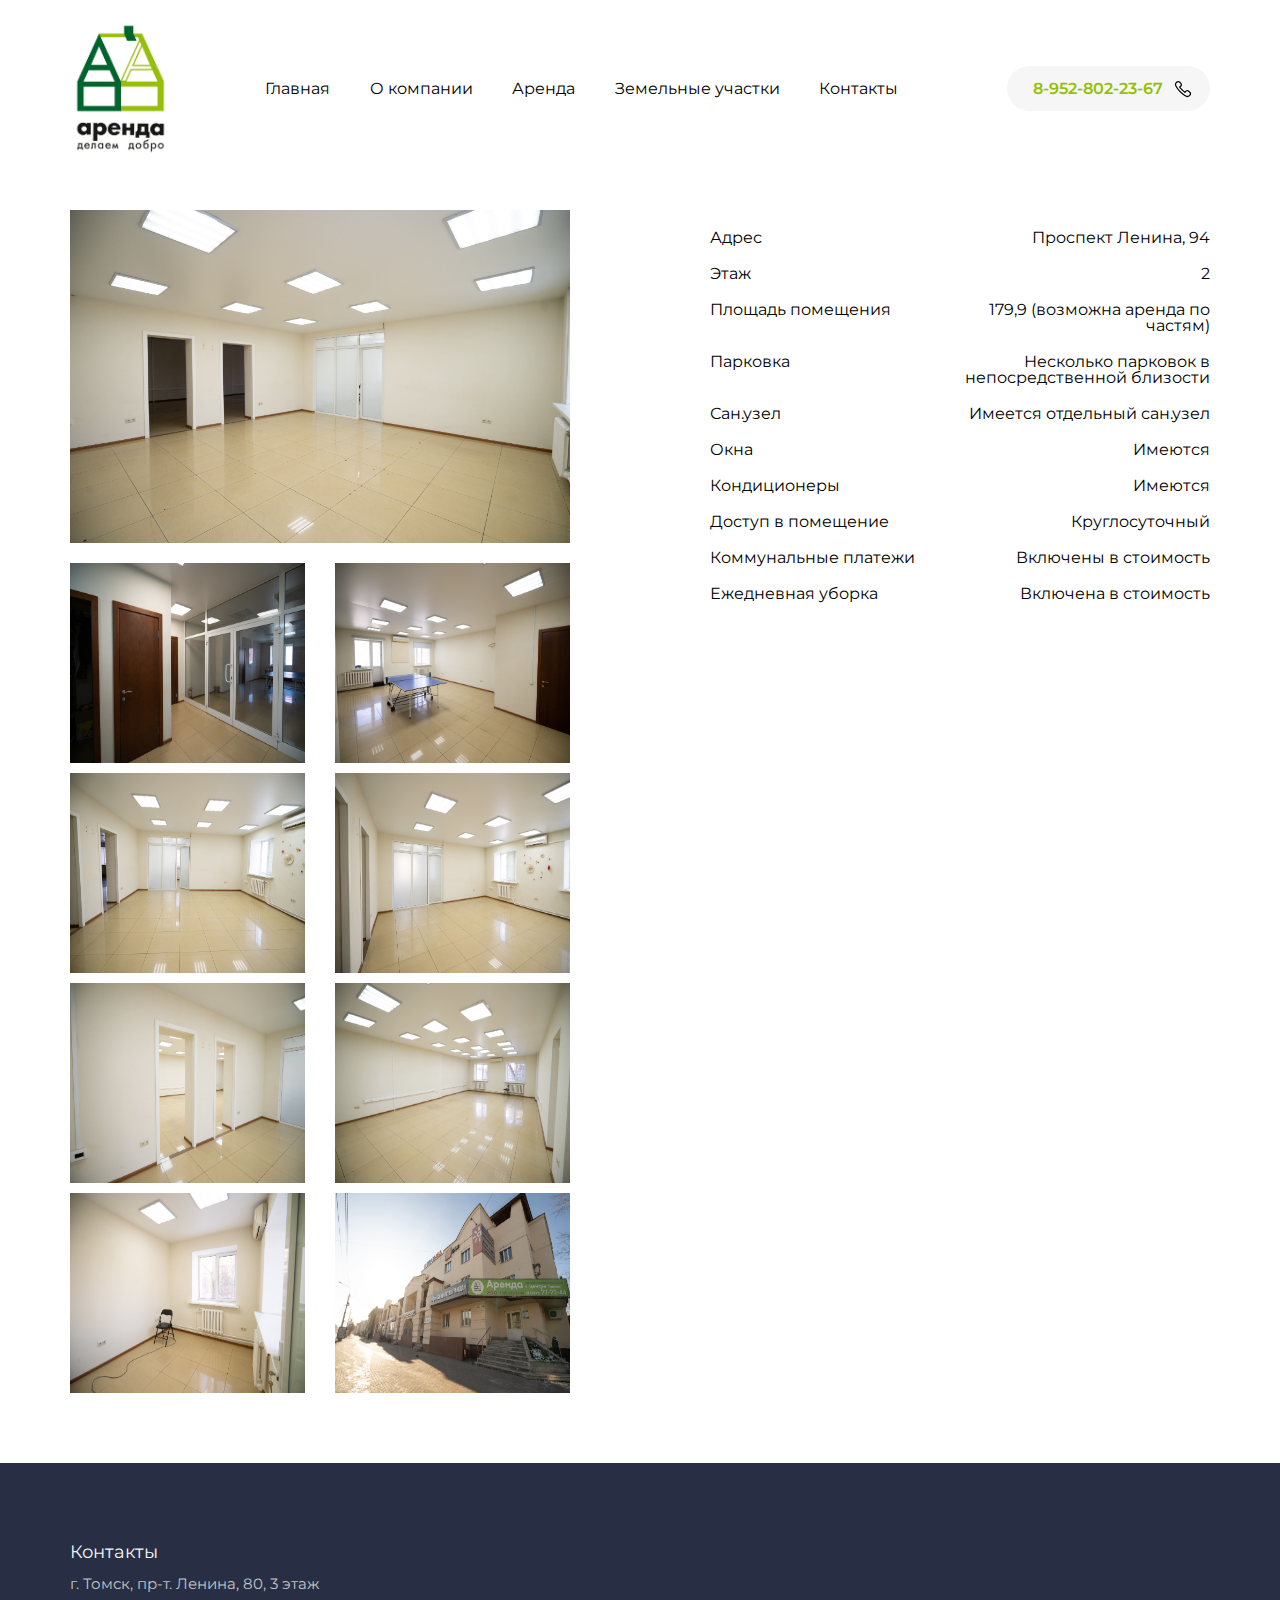
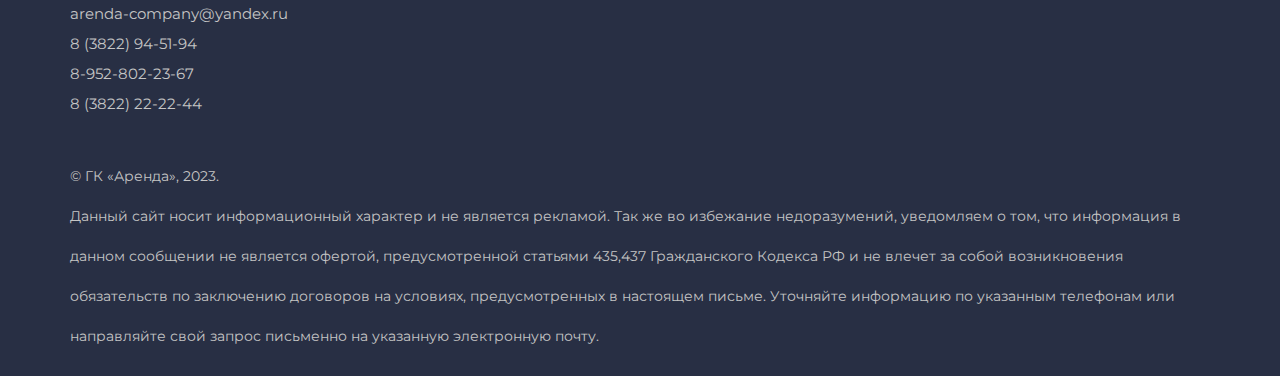
<file: l94.html>
<!DOCTYPE html>
<html lang="ru">
<head>
    <meta charset="UTF-8">
    <meta name="viewport" content="width=device-width, initial-scale=1.0">
    <link rel="preconnect" href="https://fonts.googleapis.com">
    <link rel="preconnect" href="https://fonts.gstatic.com" crossorigin>
    <link href="https://fonts.googleapis.com/css2?family=Montserrat:wght@400;500;600;700&display=swap" rel="stylesheet">
    <link rel="stylesheet" href="./style/index.css">
    <title>Ленина 94</title>
</head>
<body>
    <header class="header__main header-not-vh">
        <div class="container">
            <nav class="header__main-content">
                <a class="header__logo" href="index.html">
                    <img width="100" src="./media/logo.png" alt="Логотип">
                </a>
                <ul class="header__menu">
                    <li class="header__li"><a href="./index.html">Главная</a></li>
                    <li class="header__li"><a href="/contacts.html">О компании</a></li>
                    <li class="header__li"><a href="./rent.html">Аренда</a></li>
                    <li class="header__li"><a href="/place.html">Земельные участки</a></li>
                    <li class="header__li"><a href="/about.html">Контакты</a></li>
                    <li class="telephone-main">
                        <a style="color: #96BF09;" class="tel-blink" href="https://wa.clck.bar/79528022367">8-952-802-23-67</a>
                        <svg class="header__svg" width="20px" height="20px" viewBox="0 0 24 24" fill="none" xmlns="http://www.w3.org/2000/svg">
                            <path d="M14.3308 15.9402L15.6608 14.6101C15.8655 14.403 16.1092 14.2384 16.3778 14.1262C16.6465 14.014 16.9347 13.9563 17.2258 13.9563C17.517 13.9563 17.8052 14.014 18.0739 14.1262C18.3425 14.2384 18.5862 14.403 18.7908 14.6101L20.3508 16.1702C20.5579 16.3748 20.7224 16.6183 20.8346 16.887C20.9468 17.1556 21.0046 17.444 21.0046 17.7351C21.0046 18.0263 20.9468 18.3146 20.8346 18.5833C20.7224 18.8519 20.5579 19.0954 20.3508 19.3L19.6408 20.02C19.1516 20.514 18.5189 20.841 17.8329 20.9541C17.1469 21.0672 16.4427 20.9609 15.8208 20.6501C10.4691 17.8952 6.11008 13.5396 3.35083 8.19019C3.03976 7.56761 2.93414 6.86242 3.04914 6.17603C3.16414 5.48963 3.49384 4.85731 3.99085 4.37012L4.70081 3.65015C5.11674 3.23673 5.67937 3.00464 6.26581 3.00464C6.85225 3.00464 7.41488 3.23673 7.83081 3.65015L9.40082 5.22021C9.81424 5.63615 10.0463 6.19871 10.0463 6.78516C10.0463 7.3716 9.81424 7.93416 9.40082 8.3501L8.0708 9.68018C8.95021 10.8697 9.91617 11.9926 10.9608 13.04C11.9994 14.0804 13.116 15.04 14.3008 15.9102L14.3308 15.9402Z" stroke="#000000" stroke-width="1.5" stroke-linecap="round" stroke-linejoin="round"/>
                        </svg>
                    </li>
                </ul>
            </nav>
        </div>
    </header>

    <div class="info">
        <div class="container">
            <div class="info__blocks">
                <div class="info__block-left">
                    <img class="info__img-large" width="500" src="./media/Ленина, 94, 2 этаж/main.jpg" alt="фото">
                    <div class="info-images">
                        <img class="info-small" scalable="235px" src="./media/Ленина, 94, 2 этаж/DSC01750.jpg" alt="фото">
                        <img class="info-small" scalable="235px" src="./media/Ленина, 94, 2 этаж/DSC01751.jpg" alt="фото">
                        <img class="info-small" scalable="235px" src="./media/Ленина, 94, 2 этаж/DSC01763.jpg" alt="фото">
                        <img class="info-small" scalable="235px" src="./media/Ленина, 94, 2 этаж/DSC01767.jpg" alt="фото">
                        <img class="info-small" scalable="235px" src="./media/Ленина, 94, 2 этаж/DSC01772.jpg" alt="фото">
                        <img class="info-small" scalable="235px" src="./media/Ленина, 94, 2 этаж/DSC01775.jpg" alt="фото">
                        <img class="info-small" scalable="235px" src="./media/Ленина, 94, 2 этаж/DSC01787.jpg" alt="фото">
                        <img class="info-small" scalable="235px" src="./media/Ленина, 94, 2 этаж/l94.jpg" alt="фото">
                    </div>
                </div>
                <div class="info__block-right">
                    <div class="info__block-right-flex">
                        <div class="info__table-left">
                            Адрес
                        </div>
                        <div class="info__table-right">
                            Проспект Ленина, 94
                        </div>
                    </div>
                    <div class="info__block-right-flex">
                        <div class="info__table-left">
                            Этаж
                        </div>
                        <div class="info__table-right">
                            2
                        </div>
                    </div>
                    <div class="info__block-right-flex">
                        <div class="info__table-left">
                            Площадь помещения
                        </div>
                        <div class="info__table-right">
                            179,9 (возможна аренда по частям)
                        </div>
                    </div>
                    <div class="info__block-right-flex">
                        <div class="info__table-left">
                            Парковка
                        </div>
                        <div class="info__table-right">
                            Несколько парковок в непосредственной близости
                        </div>
                    </div>

                    <div class="info__block-right-flex">
                        <div class="info__table-left">
                            Сан.узел
                        </div>
                        <div class="info__table-right">
                            Имеется отдельный сан.узел
                        </div>
                    </div>
                    <div class="info__block-right-flex">
                        <div class="info__table-left">
                            Окна
                        </div>
                        <div class="info__table-right">
                            Имеются
                        </div>
                    </div>
                    <div class="info__block-right-flex">
                        <div class="info__table-left">
                            Кондиционеры
                        </div>
                        <div class="info__table-right">
                            Имеются
                        </div>
                    </div>
                    <div class="info__block-right-flex">
                        <div class="info__table-left">
                            Доступ в помещение
                        </div>
                        <div class="info__table-right">
                            Круглосуточный
                        </div>
                    </div>
                    <div class="info__block-right-flex">
                        <div class="info__table-left">
                            Коммунальные платежи
                        </div>
                        <div class="info__table-right">
                            Включены в стоимость
                        </div>
                    </div>
                    <div class="info__block-right-flex">
                        <div class="info__table-left">
                            Ежедневная уборка
                        </div>
                        <div class="info__table-right">
                            Включена в стоимость
                        </div>
                    </div>
                </div>
            </div>
        </div>
    </div>

    <footer class="footer">
        <div class="footer__main">
            <div class="container">
                <div class="footer__main-block">
                    <div class="footer__main-left">
                        <h3 class="">Контакты</h3>
                        <ul class="footer__contacts">
                            <li>г. Томск, пр-т. Ленина, 80, 3 этаж</li>
                            <li>arenda-company@yandex.ru</li>
                            <li>8 (3822) 94-51-94</li>
                            <li>8-952-802-23-67</li>
                            <li>8 (3822) 22-22-44</li>
                        </ul>
                    </div>

                </div>
            </div>
        </div>
        <div class="footer__sub">
            <div class="container">
                <p class="footer__copy">
                    © ГК «Аренда», 2023.
                </p>
                <p>
                    Данный сайт носит информационный
                            характер и не является рекламой. Так же во избежание недоразумений, уведомляем о том, что
                            информация в данном сообщении не является офертой, предусмотренной статьями 435,437
                            Гражданского
                            Кодекса РФ и не влечет за собой возникновения обязательств по заключению договоров на условиях,
                            предусмотренных в настоящем письме. Уточняйте информацию по указанным телефонам или направляйте
                            свой запрос письменно на указанную электронную почту.

                </p>
            </div>
        </div>
    </footer>
<script src="./scripts/openphoto.js"></script>
</body>
</html>
</file>
<file: style/index.css>
@import url("./colors.css");
@import url("./blocks/header.css");
@import url("./blocks/container.css");
@import url("./blocks/footer.css");
@import url("./blocks/base.css");
@import url("./blocks/main.css");
@import url("./blocks/about.css");
@import url("./blocks/contacts.css");
@import url("./blocks/places.css");
@import url("./blocks/info.css");
</file>
